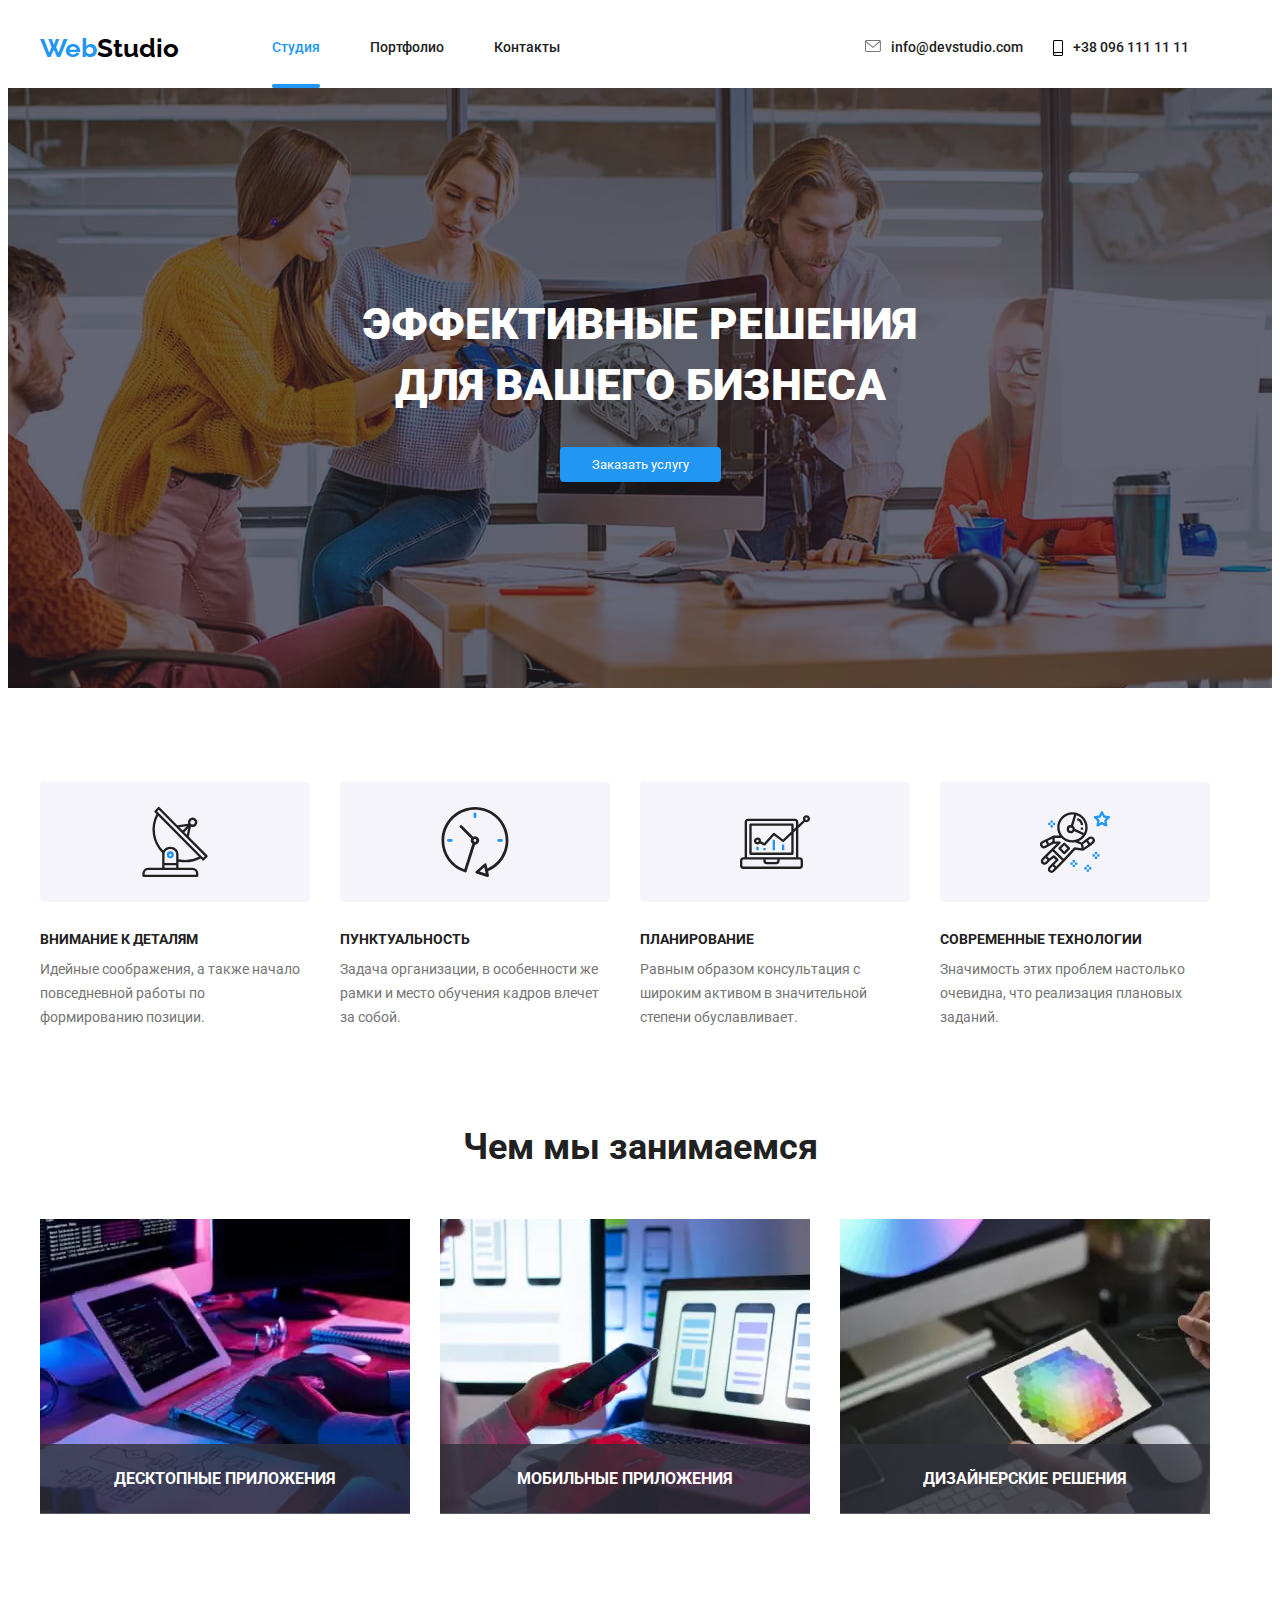
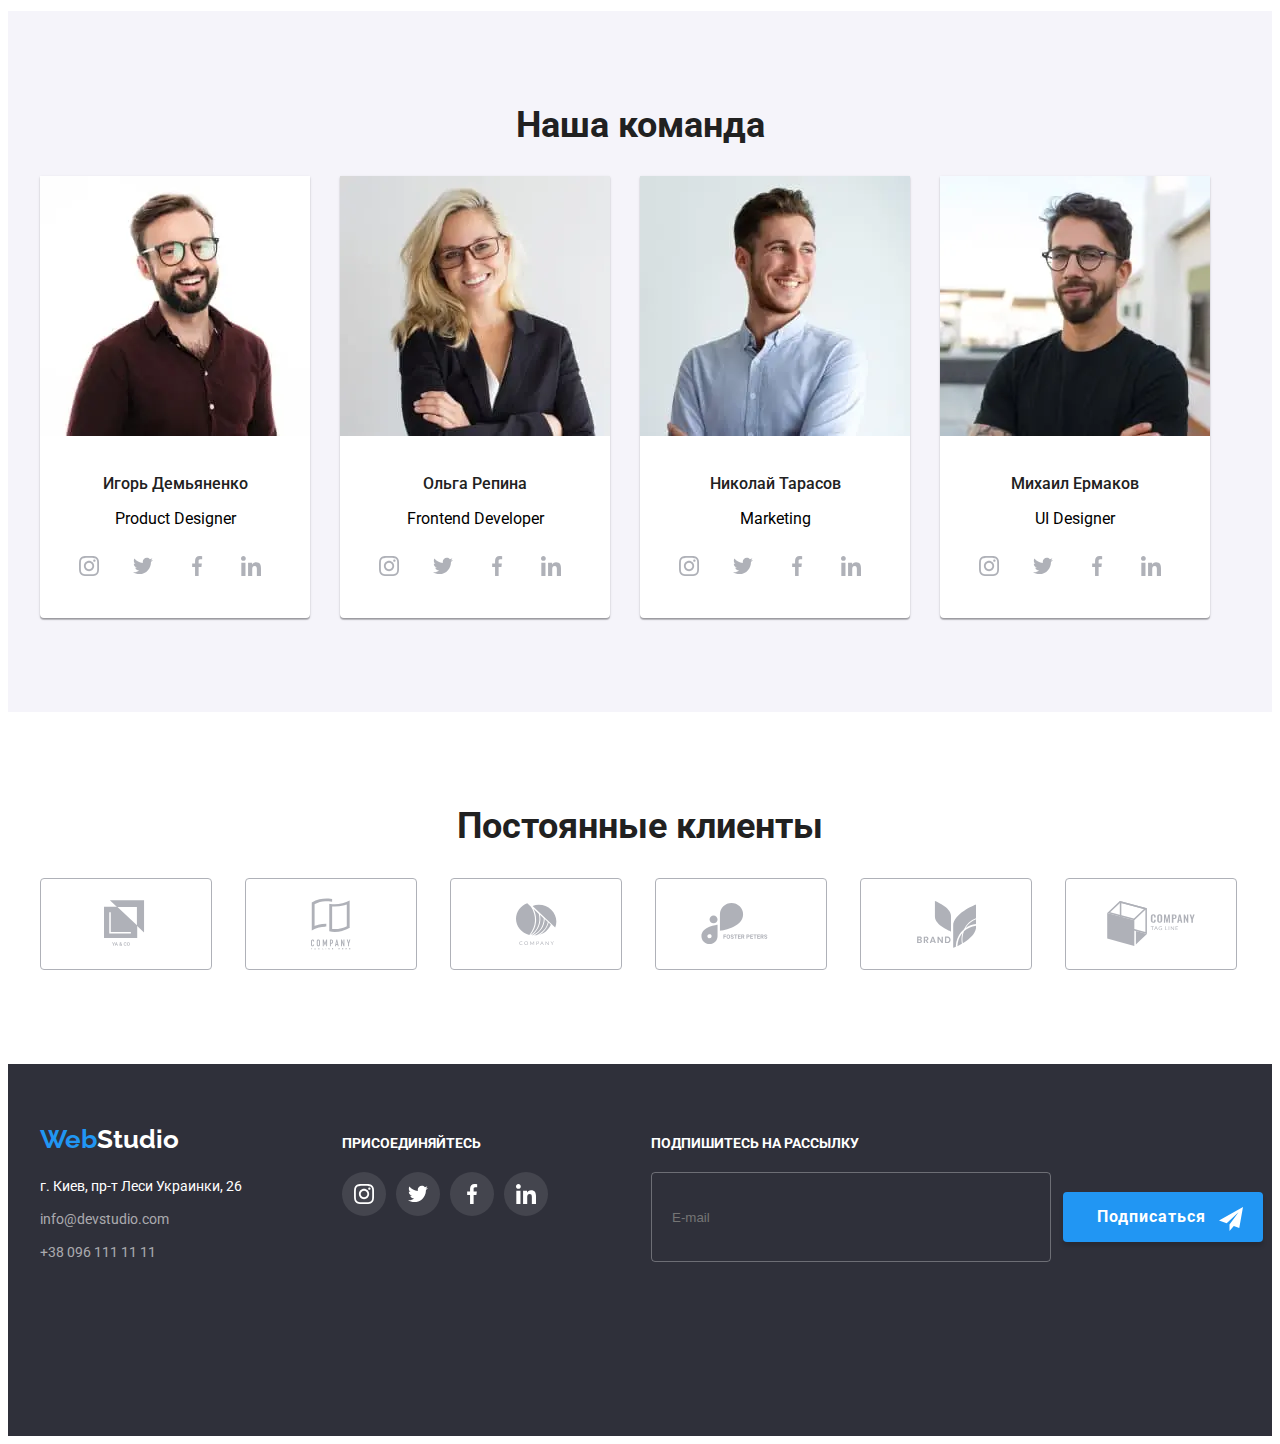
<file: index.html>
<!DOCTYPE html>
<html lang="ru">
<head>
    <meta charset="UTF-8">
    <meta name="viewport" content="width=device-width, initial-scale=1.0">
    <title>Главная</title>
    <link rel="stylesheet" href="https://fonts.googleapis.com/css2?family=Raleway:wght@700&family=Roboto&display=swap" >
    <link rel="stylesheet" href="https://cdnjs.cloudflare.com/ajax/libs/modern-normalize/1.0.0/modern-normalize.min.css" integrity="sha512-ISS7cAi1PEhQ8jnbJpJZMd29NlhNj4AWYyLOSp2CE/CsHxTCu+r+t0D2yoJudVrd0/8fTVPUVDzY5Tvli75u/g==" crossorigin="anonymous" />
    <link rel="stylesheet" href="./css/main.min.css">
</head>
<body class="body">
    
    <header class="header">
        <div class="container nav nav__mobile">
            <nav class="nav__main nav__border">
                <a href="./" class="logo"><span class="logo__header">Web</span><span class="logo__title">Studio</span></a>
        
                    <button type="button" class="menu__button is-open"  aria-expanded="true" aria-controls="menu-container" data-menu-button="">
						<svg width="40px" height="40px" aria-label="Переключатель мобильного меню">
							<use class="icon__menu" href="./images/symbol-defs_2.svg#icon-menu"></use>
							<use class="icon__cross" href="./images/symbol-defs_2.svg#icon-cross"></use>
						</svg>
                    </button>
                    <div class="menu-container" id="menu-container" data-menu>
                    <ul class="nav list">
                    <li class="nav__item"><a href="./"><span class="nav__title current">Студия</span></a></li>
                    <li class="nav__item"><a href="./portfolio.html"><span class="nav__title">Портфолио</span></a></li>
                    <li class="nav__item"><a href=""><span class="nav__title">Контакты</span></a></li>
                </ul>
               <div class="contacts__block"> <ul class="contacts list">
                <li class="link">
                    <a class="contacts__item" href ="mailto:info@devstudio.com"><svg class="contacts__envelope">
                        <use href="./images/symbol-defs.svg#icon-envelope"></use>
                    </svg>
                    <span class="contacts__title">info@devstudio.com</span>
                </a>    
                </li>
                <li class="link">
                    <a class="contacts__item" href="tel:380961111111"><svg class="contacts__smartphone">
                        <use href="./images/symbol-defs.svg#icon-smartphone"></use>
                    </svg>
                    <span class="contacts__title">+38 096 111 11 11</span></a></li>
            </ul>
        </div>
        </div>
        
        </nav>
        </div>
    </header>

     <main> 
      
        <section class="hero block overlay">
            <div class="hero__content">
                <h1 class="hero__title">Эффективные решения <br>для вашего бизнеса</h1>
               <button class="button__hero" data-modal-open>Заказать услугу</button>
            </div>
            
        </section>

    
    <section class="section">
        <div class="container">
                <ul class="advantages list">
                <li class="tumb">
                <h3 class="tumb__title">Внимание к деталям</h3>
                <p class="tumb__text item">Идейные соображения, а также начало повседневной работы по формированию позиции.</p>
            </li>
            <li class="tumb">
                <h3 class="tumb__title">Пунктуальность</h3>
                <p class="tumb__text item">Задача организации, в особенности же рамки и место обучения кадров влечет за собой.</p>
            </li>
            <li class="tumb">
                <h3 class="tumb__title">Планирование</h3>
                <p class="tumb__text item">Равным образом консультация с широким активом в значительной степени обуславливает.</p>
            </li>
            <li class="tumb">
                <h3 class="tumb__title">Современные технологии</h3>
                <p class="tumb__text item">Значимость этих проблем настолько очевидна, что реализация плановых заданий.</p>
            </li>
        </ul>
    </div>  
    </section>
   
   
    <section class="section__first">
        <div class="container">
            <h2 class="caption">Чем мы занимаемся</h2>
            <ul class="caption__img list">
                <li class="caption__li"><div class="caption__label"><picture><source srcset="./images/box_1@1x.webp 1x, ./images/box_1@2x.webp 2x" type="image/webp"><img srcset="./images/box_1@1x.jpg 1x, ./images/box_1@2x.jpg 2x" src="./images/box_1@1x.jpg" width="370" alt="Ноутбук"/></picture><div class="caption__block"><p class="caption__text">ДЕСКТОПНЫЕ ПРИЛОЖЕНИЯ</p></div></div></li>
                <li class="caption__li"><div class="caption__label"><picture><source srcset="./images/box_2@1x.webp 1x, ./images/box_2@2x.webp 2x" type="image/webp"><img srcset="./images/box_2@1x.jpg 1x, ./images/box_2@2x.jpg 2x" src="./images/box_2@1x.jpg" width="370" alt="Телефон"/></picture><div class="caption__block"><p class="caption__text">МОБИЛЬНЫЕ ПРИЛОЖЕНИЯ</p></div></div></li>
                <li class="caption__li"><div class="caption__label"><picture><source srcset="./images/box_3@1x.webp 1x, ./images/box_3@2x.webp 2x" type="image/webp"><img srcset="./images/box_3@1x.jpg 1x, ./images/box_3@2x.jpg 2x" src="./images/box_3@1x.jpg" width="370" alt="Планшет"/></picture><div class="caption__block"><p class="caption__text">ДИЗАЙНЕРСКИЕ РЕШЕНИЯ</p></div></div></li>
            </ul>
        </div>
    </section>
    <section class="section__second">
    <div class="container">
            <h2 class="caption__second">Наша команда</h2>
            <ul class="team list">
                <li class="team__img"><picture><source srcset="./images/img_1@1x.webp 1x, ./images/img_1@2x.webp 2x" type="image/webp"><img srcset="./images/img_1@1x.jpg 1x, ./images/img_1@2x.jpg 2x" src="./images/img_1@1x.jpg" width="270" alt="Член нашей команды 1" class="img" /></picture>
                    <h3 class="team__name">Игорь Демьяненко</h3>
                        <p class="team__item" lang="en"><span class="team__proffesion">Product Designer</span></p>
                   <ul class="list social__list">
                       <li class="social">
                           <a class="social__link" href="https://www.instagram.com/">
                            <svg class="social__icon"><use href="./images/symbol-defs.svg#icon-instagram-2"></use></svg></a>
                        </li>
                        <li class="social">
                            <a class="social__link" href="https://twitter.com/">
                             <svg class="social__icon"><use href="./images/symbol-defs.svg#icon-twitter-1"></use></svg></a>
                         </li>
                         <li class="social">
                            <a class="social__link" href="https://www.facebook.com/">
                             <svg class="social__icon"><use href="./images/symbol-defs.svg#icon-facebook-1"></use></svg></a>
                         </li>
                         <li class="social">
                            <a class="social__link" href="https://www.linkedin.com/">
                             <svg class="social__icon"><use href="./images/symbol-defs.svg#icon-linkedin-1"></use></svg></a>
                         </li>
                    </ul> 
                    </li>
                <li class="team__img"><picture><source srcset="./images/img_2@1x.webp 1x, ./images/img_2@2x.webp 2x" type="image/webp"><img srcset="./images/img_2@1x.jpg 1x, ./images/img_2@2x.jpg 2x" src="./images/img_2@1x.jpg" alt="Член нашей команды 2" class="img" /></picture>
                    <h3 class="team__name">Ольга Репина</h3>
                        <p class="team__item" lang="en"><span class="team__proffesion">Frontend Developer</span></p>
                        <ul class="list social__list">
                            <li class="social">
                                <a class="social__link" href="https://www.instagram.com/">
                                 <svg class="social__icon"><use href="./images/symbol-defs.svg#icon-instagram-2"></use></svg></a>
                             </li>
                             <li class="social">
                                 <a class="social__link" href="https://twitter.com/">
                                  <svg class="social__icon"><use href="./images/symbol-defs.svg#icon-twitter-1"></use></svg></a>
                              </li>
                              <li class="social">
                                 <a class="social__link" href="https://www.facebook.com/">
                                  <svg class="social__icon"><use href="./images/symbol-defs.svg#icon-facebook-1"></use></svg></a>
                              </li>
                              <li class="social">
                                 <a class="social__link" href="https://www.linkedin.com/">
                                  <svg class="social__icon"><use href="./images/symbol-defs.svg#icon-linkedin-1"></use></svg></a>
                              </li>
                         </ul> 
                    </li>
                <li class="team__img"><picture><source srcset="./images/img_3@1x.webp 1x, ./images/img_3@2x.webp 2x" type="image/webp"><img srcset="./images/img_3@1x.jpg 1x, ./images/img_3@2x.jpg 2x" src="./images/img_3@1x.jpg" alt="Член нашей команды 3" class="img" /></picture>
                    <h3 class="team__name">Николай Тарасов</h3>
                        <p class="team__item" lang="en"><span class="team__proffesion">Marketing</span></p>
                        <ul class="list social__list">
                            <li class="social">
                                <a class="social__link" href="https://www.instagram.com/">
                                 <svg class="social__icon"><use href="./images/symbol-defs.svg#icon-instagram-2"></use></svg></a>
                             </li>
                             <li class="social">
                                 <a class="social__link" href="https://twitter.com/">
                                  <svg class="social__icon"><use href="./images/symbol-defs.svg#icon-twitter-1"></use></svg></a>
                              </li>
                              <li class="social">
                                 <a class="social__link" href="https://www.facebook.com/">
                                  <svg class="social__icon"><use href="./images/symbol-defs.svg#icon-facebook-1"></use></svg></a>
                              </li>
                              <li class="social">
                                 <a class="social__link" href="https://www.linkedin.com/">
                                  <svg class="social__icon"><use href="./images/symbol-defs.svg#icon-linkedin-1"></use></svg></a>
                              </li>
                         </ul> 
                    </li>
                <li class="team__img"><picture><source srcset="./images/img_4@1x.webp 1x, ./images/img_4@2x.webp 2x" type="image/webp"><img srcset="./images/img_4@1x.jpg 1x, ./images/img_4@2x.jpg 2x" src="./images/img_4@1x.jpg" alt="Член нашей команды 4" class="img" /></picture>
                        <h3 class="team__name">Михаил Ермаков</h3>
                        <p class="team__item" lang="en"><span class="team__proffesion">UI Designer</span></p>
                        <ul class="list social__list">
                            <li class="social">
                                <a class="social__link" href="https://www.instagram.com/">
                                 <svg class="social__icon"><use href="./images/symbol-defs.svg#icon-instagram-2"></use></svg></a>
                             </li>
                             <li class="social">
                                 <a class="social__link" href="https://twitter.com/">
                                  <svg class="social__icon"><use href="./images/symbol-defs.svg#icon-twitter-1"></use></svg></a>
                              </li>
                              <li class="social">
                                 <a class="social__link" href="https://www.facebook.com/">
                                  <svg class="social__icon"><use href="./images/symbol-defs.svg#icon-facebook-1"></use></svg></a>
                              </li>
                              <li class="social">
                                 <a class="social__link" href="https://www.linkedin.com/">
                                  <svg class="social__icon"><use href="./images/symbol-defs.svg#icon-linkedin-1"></use></svg></a>
                              </li>
                         </ul> 
                    </li>
                </ul>
            </div>
    </section>

    <section class="section__third">
        <div class="container">
            <h2 class="caption__third">Постоянные клиенты</h2>
            <ul class="list company">
                <li class="company__item"><a class="company__link" href="">
                    <svg class="company__icon" width="44.27" height="49.23"><use href="./images/symbol-defs.svg#icon-logo-1"></use></svg></a></li>
                <li class="company__item"><a class="company__link" href="">
                    <svg class="company__icon" width="40" height="52"><use href="./images/symbol-defs.svg#icon-logo-2"></use></svg></a></li>
                <li class="company__item"><a class="company__link" href="">
                    <svg class="company__icon" width="41" height="42.6"><use href="./images/symbol-defs.svg#icon-logo-3"></use></svg></a></li>
                <li class="company__item"><a class="company__link" href="">
                    <svg class="company__icon" width="79.66" height="42.02"><use href="./images/symbol-defs.svg#icon-logo-4"></use></svg></a></li>
                <li class="company__item"><a class="company__link" href="">
                    <svg class="company__icon" width="59" height="47"><use href="./images/symbol-defs.svg#icon-logo-5"></use></svg></a></li>
                <li class="company__item"><a class="company__link" href="">
                    <svg class="company__icon" width="88.48" height="45.44"><use href="./images/symbol-defs.svg#icon-logo-6"></use></svg></a></li>
                </ul>
            </div>
            </section>
            
</main>
   
    
    <footer class="footer">
        <div class="container footer__flex">
        <div class="wrapper">
            <div class="address">
            <a href="./" class="character"><span class="character__header">Web</span><span class="character__footer">Studio</span></a> 
        <address class="address__footer">
            г. Киев, пр-т Леси Украинки, 26 
            <a href="mailto:info@devstudio.com" class="address__item"><span class="address__contacts">info@devstudio.com</span></a>
            <a href="tel:380961111111" class="address__item"><span class="address__contacts">+38 096 111 11 11</span></a>
        </address> 
    </div>
        <div class="invitation"><p class="invitation__item">ПРИСОЕДИНЯЙТЕСЬ</p>
            <ul class="list favicon">
                <li class="favicon__item">
                    <a class="favicon__link" href="https://www.instagram.com/">
                     <svg class="favicon__footer"><use href="./images/symbol-defs.svg#icon-instagram-2"></use></svg></a>
                 </li>
                 <li class="favicon__item">
                     <a class="favicon__link" href="https://twitter.com/">
                      <svg class="favicon__footer"><use href="./images/symbol-defs.svg#icon-twitter-1"></use></svg></a>
                  </li>
                  <li class="favicon__item">
                     <a class="favicon__link" href="https://www.facebook.com/">
                      <svg class="favicon__footer"><use href="./images/symbol-defs.svg#icon-facebook-1"></use></svg></a>
                  </li>
                  <li class="favicon__item">
                     <a class="favicon__link" href="https://www.linkedin.com/">
                      <svg class="favicon__footer"><use href="./images/symbol-defs.svg#icon-linkedin-1"></use></svg></a>
                  </li>
             </ul> 
        </div>
    </div>
        <form>
        <div class="mailing"><p class="mailing__text">ПОДПИШИТЕСЬ НА РАССЫЛКУ</p></div>
               <div class="mailing__flex">
                   <label for="email" class="mailing__footer"></label>
               <input type="email" class="mailing__subscribe" name="email" placeholder="E-mail" id="email">
              <div class="mailing__button"><button class="mailing__pressbutton">Подписаться<svg class="mailing__telegram"><use href="./images/symbol-defs_2.svg#icon-icon-send"></use></svg></button></div>
            </div>
        </form>
    </div>
    </footer>
    <div class="backdrop is-hidden" data-modal>
    <div class="modal">
        <button class="modal__button" data-modal-close><svg class="close"><use href="./images/symbol-defs.svg#icon-close-black"></use></svg></button>
    <form class="form">
        <p class="form__text">Оставьте свои данные, мы вам перезвоним</p>
        <div class="form__field">
            <label class="form__label" for="name">Имя</label>
           <div class="form__wrap"><input class="form__input" type="text" name="name" id="name"><span class="form__icon"><svg width="18" height="18"><use href="./images/symbol-defs_2.svg#icon-person-black-1"></use></svg></span></div></div>
        <div class="form__field"> 
            <label class="form__label" for="tel">Телефон</label>
            <div class="form__wrap"><input class="form__input" type="tel" name="tel" id="tel"><span class="form__icon"><svg width="18" height="18"><use href="./images/symbol-defs_2.svg#icon-phone-black-1"></use></svg></span></div></div>
       <div class="form__field"> 
           <label class="form__label" for="mail">Почта</label>
        <div class="form__wrap"><input class="form__input" type="email" name="mail" id="mail"><span class="form__icon"><svg width="18" height="18"><use href="./images/symbol-defs_2.svg#icon-email-black-1"></use></svg></span></div></div>
        <div class="form__field">
            <label class="form__label" for="comments">Комментарий</label>
            <textarea class="form__textarea" name="comments" id="comments" placeholder="Введите текст"></textarea></div>
            <div class="custom-checkbox">
                <label for="checkbox" class="agreement">
                    <input type="checkbox" name="checkbox" id="checkbox" class="checkbox" />
                    <span class="square"></span>
                    <span class="agreement-text">Соглашаюсь на рассылку и принимаю
                        <a href="" class="agreement-link">Условия договора</a>
                    </span>
                </label>
            </div>
        <div class="form__button"><button class="form__pressbutton" type="submit">Отправить</button></div>
    </form>
    </div>
</div>
    <script src="./js/modal.js"></script>
    <script src="./js/menu.js"></script>
</body>
</html>
</file>
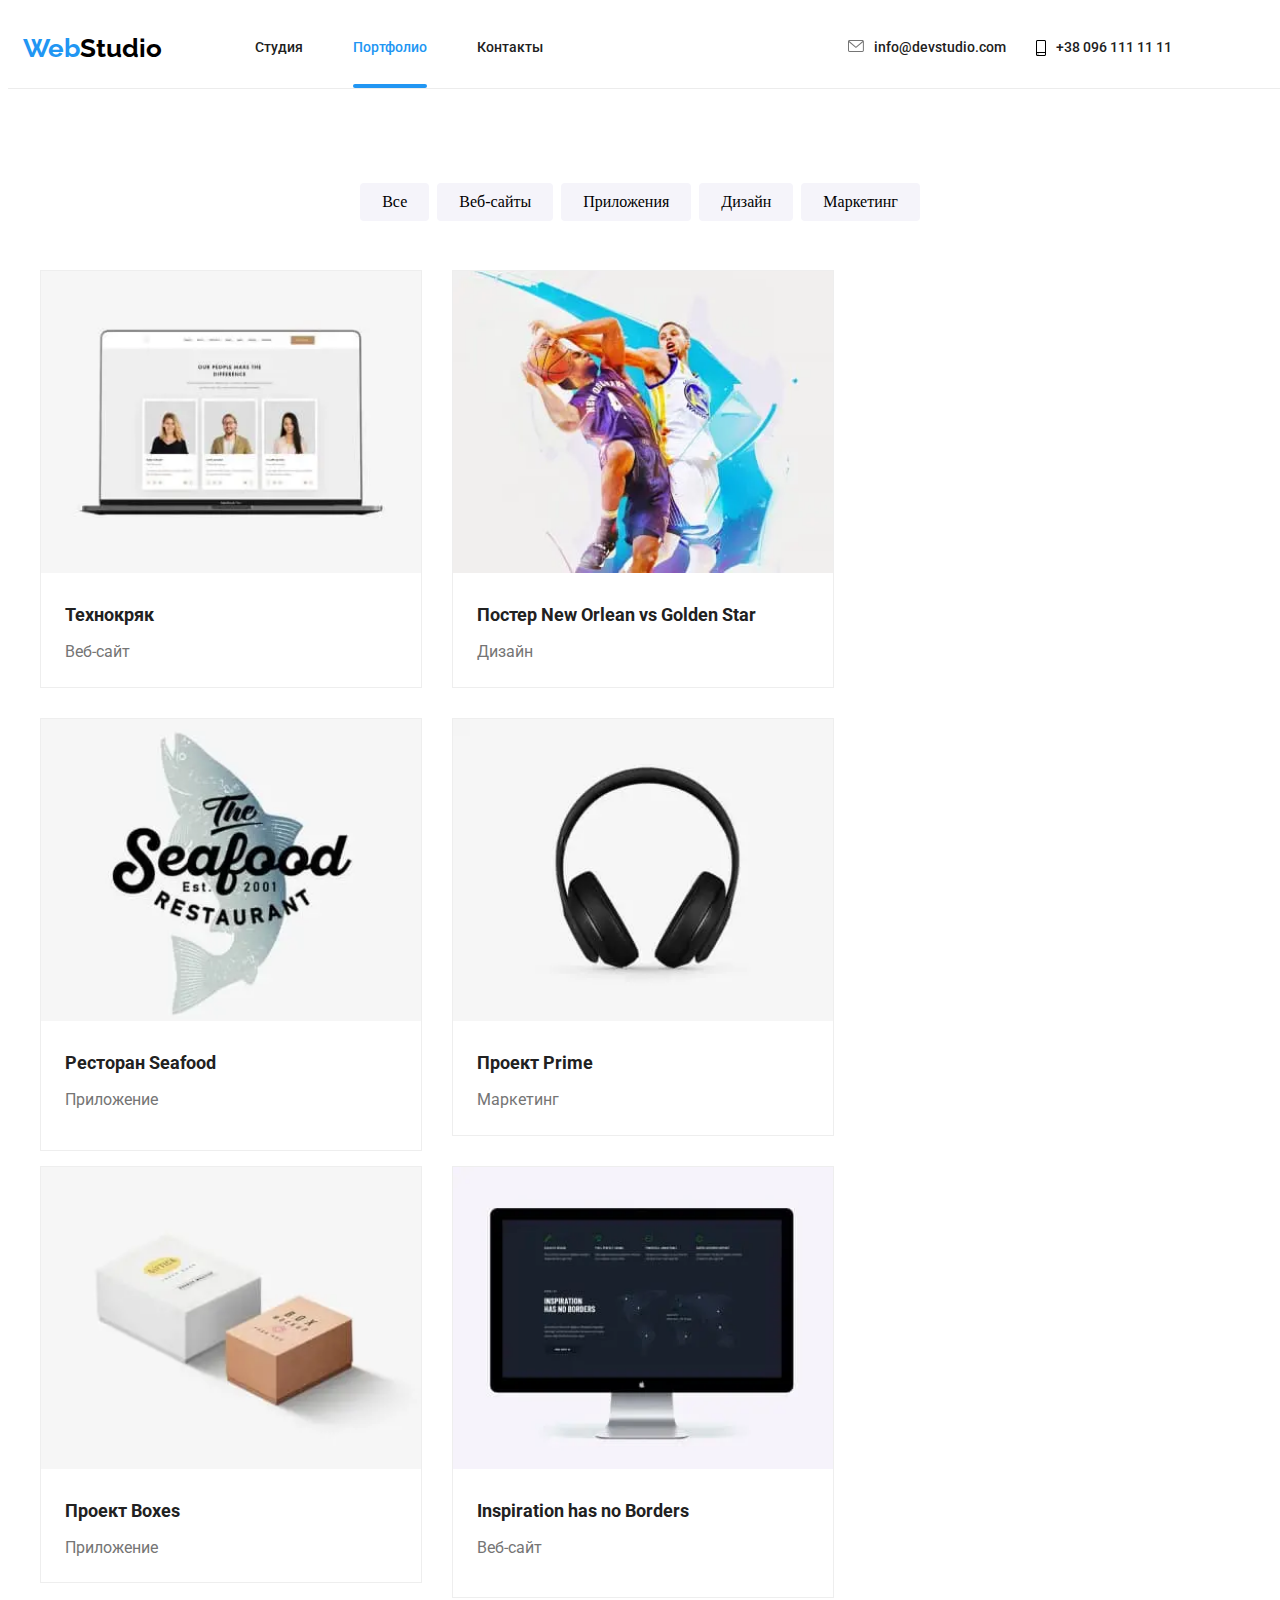
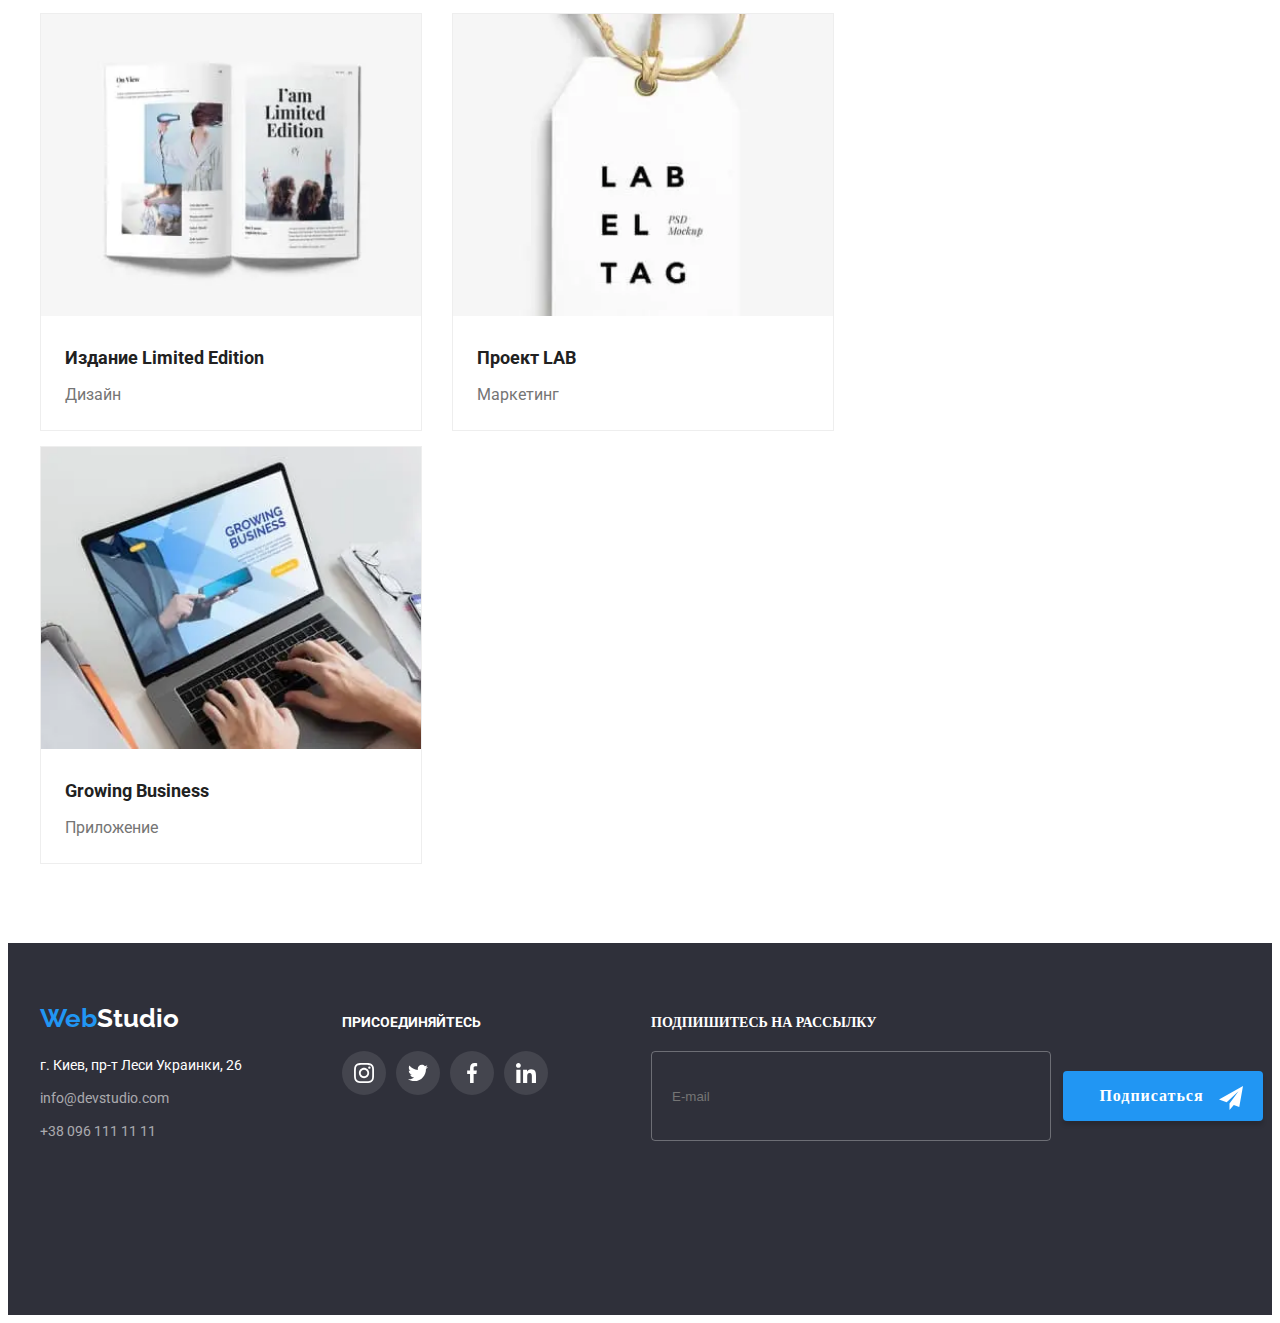
<file: portfolio.html>
<!DOCTYPE html>
<html lang="ru">
<head>
    <meta charset="UTF-8">
    <meta name="viewport" content="width=device-width, initial-scale=1.0">
    <title>Портфолио</title>
    <link rel="stylesheet" href="https://fonts.googleapis.com/css2?family=Raleway:wght@700&family=Roboto&display=swap">
    <link rel="stylesheet" href="https://cdnjs.cloudflare.com/ajax/libs/modern-normalize/1.0.0/modern-normalize.min.css" integrity="sha512-ISS7cAi1PEhQ8jnbJpJZMd29NlhNj4AWYyLOSp2CE/CsHxTCu+r+t0D2yoJudVrd0/8fTVPUVDzY5Tvli75u/g==" crossorigin="anonymous" />
    <link rel="stylesheet" href="css/portfolio.min.css">
</head>
<body>
    <!--Панель навигации-->
    <header class="header">
        <div class="container nav nav__mobile nav__border--portfolio">
            <nav class="nav__main nav__border">
                <a href="./" class="logo"><span class="logo__header">Web</span><span class="logo__title">Studio</span></a>
    
                <button type="button" class="menu__button is-open" aria-expanded="true" aria-controls="menu-container"
                    data-menu-button="">
                    <svg width="40px" height="40px" aria-label="Переключатель мобильного меню">
                        <use class="icon__menu" href="./images/symbol-defs_2.svg#icon-menu"></use>
                        <use class="icon__cross" href="./images/symbol-defs_2.svg#icon-cross"></use>
                    </svg>
                </button>
                <div class="menu-container" id="menu-container" data-menu>
                    <ul class="nav list">
                        <li class="nav__item"><a href="./"><span class="nav__title">Студия</span></a></li>
                        <li class="nav__item"><a href="./portfolio.html"><span class="nav__title current">Портфолио</span></a></li>
                        <li class="nav__item"><a href=""><span class="nav__title">Контакты</span></a></li>
                    </ul>
                    <div class="contacts__block">
                        <ul class="contacts list">
                            <li class="link">
                                <a class="contacts__item" href="mailto:info@devstudio.com"><svg class="contacts__envelope">
                                        <use href="./images/symbol-defs.svg#icon-envelope"></use>
                                    </svg>
                                    <span class="contacts__title">info@devstudio.com</span>
                                </a>
                            </li>
                            <li class="link">
                                <a class="contacts__item" href="tel:380961111111"><svg class="contacts__smartphone">
                                        <use href="./images/symbol-defs.svg#icon-smartphone"></use>
                                    </svg>
                                    <span class="contacts__title">+38 096 111 11 11</span></a></li>
                        </ul>
                    </div>
                </div>
    
            </nav>
        </div>
    </header>

        <main>

        <!--Панель кнопок-->
        <section class="heading">
            <div class="container">
                <h1 class="heading__content">Панель кнопок</h1>
                    <ul class="heading__filtres list">
                        <li class="heading__button"><button type="button" class="heading__item">Все</button></li>
                        <li class="heading__button"><button type="button" class="heading__item">Веб-сайты</button></li>
                        <li class="heading__button"><button type="button" class="heading__item">Приложения</button></li>
                        <li class="heading__button"><button type="button" class="heading__item">Дизайн</button></li>
                        <li class="heading__button"><button type="button" class="heading__item">Маркетинг</button></li>
                    </ul>
                        <h2 class="heading__content">Портфолио</h2>
                        <ul class="cart list">
                            <li class="cart__images"><a href=""><div class="cart__galery">
                                <picture>
                                <source srcset="./images/cart_1@1x.webp 1x, ./images/cart_1@2x.webp 2x" type="image/webp"><img srcset="./images/cart_1@1x.jpg 1x, ./images/cart_1@2x.jpg 2x" src="./images/cart_1@1x.jpg" alt="Веб-сайт" class="cart__img" /></picture><div class="cart__action"><p>Технокряк это современная площадка распространения коронавируса. Компании используют эту платформу для цифрового шпионажа и атак на защищённые сервера конкурентов.</p></div></div>
                                    <h2 class="cart__title">Технокряк</h2>
                                    <p class="cart__text">Веб-сайт</p>
                                </a>
                                </li>
                            <li class="cart__images"><a href=""><div class="cart__galery">
                                <picture>
                                    <source srcset="./images/cart_2@1x.webp 1x, ./images/cart_2@2x.webp 2x" type="image/webp"><img srcset="./images/cart_2@1x.jpg 1x, ./images/cart_2@2x.jpg 2x" src="./images/cart_2@1x.jpg"  alt="Дизайн" class="cart__img" /></picture><div class="cart__action"><p>Технокряк это современная площадка распространения коронавируса. Компании используют эту платформу для цифрового шпионажа и атак на защищённые сервера конкурентов.</p></div></div>
                                    <h2 class="cart__title">Постер New Orlean vs Golden Star</h2>
                                    <p class="cart__text">Дизайн</p>
                                </a>
                                </li>
                            <li class="cart__images"><a href=""><div class="cart__galery"><picture>
                                <source srcset="./images/cart_3@1x.webp 1x, ./images/cart_3@2x.webp 2x" type="image/webp"><img srcset="./images/cart_3@1x.jpg 1x, ./images/cart_3@2x.jpg 2x" src="./images/cart_3@1x.jpg" alt="Приложение" class="cart__img" /></picture><div class="cart__action"><p>Технокряк это современная площадка распространения коронавируса. Компании используют эту платформу для цифрового шпионажа и атак на защищённые сервера конкурентов.</p></div></div>
                                    <h2 class="cart__title">Ресторан Seafood</h2>
                                    <p class="cart__text">Приложение</p>
                                </a>
                                </li>
                            <li class="cart__images"><a href=""><div class="cart__galery"><picture>
                                <source srcset="./images/cart_4@1x.webp 1x, ./images/cart_4@2x.webp 2x" type="image/webp"><img srcset="./images/cart_4@1x.jpg 1x, ./images/cart_4@2x.jpg 2x" src="./images/cart_4@1x.jpg" alt="Маркетинг" class="cart__img" /></picture><div class="cart__action"><p>Технокряк это современная площадка распространения коронавируса. Компании используют эту платформу для цифрового шпионажа и атак на защищённые сервера конкурентов.</p></div></div>
                                   <h2 class="cart__title">Проект Prime</h2>
                                <p class="cart__text">Маркетинг</p>
                                </a>
                            </li>
                            <li class="cart__images"><a href=""><div class="cart__galery"><picture>
                                <source srcset="./images/cart_5@1x.webp 1x, ./images/cart_5@2x.webp 2x" type="image/webp"><img srcset="./images/cart_5@1x.jpg 1x, ./images/cart_5@2x.jpg 2x" src="./images/cart_5@1x.jpg" alt="Приложение" class="cart__img" /></picture><div class="cart__action"><p>Технокряк это современная площадка распространения коронавируса. Компании используют эту платформу для цифрового шпионажа и атак на защищённые сервера конкурентов.</p></div></div>
                                    <h2 class="cart__title">Проект Boxes</h2>
                                <p class="cart__text">Приложение</p>
                            </a>
                            </li>
                            <li class="cart__images"><a href=""><div class="cart__galery"><picture>
                                <source srcset="./images/cart_6@1x.webp 1x, ./images/cart_6@2x.webp 2x" type="image/webp"><img srcset="./images/cart_6@1x.jpg 1x, ./images/cart_6@2x.jpg 2x" src="./images/cart_6@1x.jpg" alt="Веб-сайт" class="cart__img" /></picture><div class="cart__action"><p>Технокряк это современная площадка распространения коронавируса. Компании используют эту платформу для цифрового шпионажа и атак на защищённые сервера конкурентов.</p></div></div>
                                   <h2 class="cart__title">Inspiration has no Borders</h2>
                                <p class="cart__text">Веб-сайт</p>
                            </a>
                            </li>
                            <li class="cart__images"><a href=""><div class="cart__galery"><picture>
                                <source srcset="./images/cart_7@1x.webp 1x, ./images/cart_7@2x.webp 2x" type="image/webp"><img srcset="./images/cart_7@1x.jpg 1x, ./images/cart_7@2x.jpg 2x" src="./images/cart_7@1x.jpg" alt="Дизайн" class="cart__img" /></picture><div class="cart__action"><p>Технокряк это современная площадка распространения коронавируса. Компании используют эту платформу для цифрового шпионажа и атак на защищённые сервера конкурентов.</p></div></div>
                                    <h2 class="cart__title">Издание Limited Edition</h2>
                                <p class="cart__text">Дизайн</p>
                            </a>
                            </li>
                            <li class="cart__images"><a href=""><div class="cart__galery"><picture>
                                <source srcset="./images/cart_8@1x.webp 1x, ./images/cart_8@2x.webp 2x" type="image/webp"><img srcset="./images/cart_8@1x.jpg 1x, ./images/cart_8@2x.jpg 2x" src="./images/cart_8@1x.jpg" alt="Маркетинг" class="cart__img" /></picture><div class="cart__action"><p>Технокряк это современная площадка распространения коронавируса. Компании используют эту платформу для цифрового шпионажа и атак на защищённые сервера конкурентов.</p></div></div>
                                    <h2 class="cart__title">Проект LAB</h2>
                                <p class="cart__text">Маркетинг</p>
                            </a>
                            </li>
                            <li class="cart__images"><a href=""><div class="cart__galery"><picture>
                                <source srcset="./images/cart_9@1x.webp 1x, ./images/cart_9@2x.webp 2x" type="image/webp"><img srcset="./images/cart_9@1x.jpg 1x, ./images/cart_9@2x.jpg 2x" src="./images/cart_9@1x.jpg" alt="Приложение" class="cart__img" /></picture><div class="cart__action"><p>Технокряк это современная площадка распространения коронавируса. Компании используют эту платформу для цифрового шпионажа и атак на защищённые сервера конкурентов.</p></div></div>
                                    <h2 class="cart__title">Growing Business</h2>
                                <p class="cart__text">Приложение</p>
                            </a>
                            </li>
                        </ul>
                </div>
            </section>
    </main>
     <!--Футер-->
     <footer class="footer">
        <div class="container footer__flex">
        <div class="wrapper">
            <div class="address">
            <a href="./" class="character"><span class="character__header">Web</span><span class="character__footer">Studio</span></a> 
        <address class="address__footer">
            г. Киев, пр-т Леси Украинки, 26 
            <a href="mailto:info@devstudio.com" class="address__item"><span class="address__contacts">info@devstudio.com</span></a>
            <a href="tel:380961111111" class="address__item"><span class="address__contacts">+38 096 111 11 11</span></a>
        </address> 
    </div>
        <div class="invitation"><p class="invitation__item">ПРИСОЕДИНЯЙТЕСЬ</p>
            <ul class="list favicon">
                <li class="favicon__item">
                    <a class="favicon__link" href="https://www.instagram.com/">
                     <svg class="favicon__footer"><use href="./images/symbol-defs.svg#icon-instagram-2"></use></svg></a>
                 </li>
                 <li class="favicon__item">
                     <a class="favicon__link" href="https://twitter.com/">
                      <svg class="favicon__footer"><use href="./images/symbol-defs.svg#icon-twitter-1"></use></svg></a>
                  </li>
                  <li class="favicon__item">
                     <a class="favicon__link" href="https://www.facebook.com/">
                      <svg class="favicon__footer"><use href="./images/symbol-defs.svg#icon-facebook-1"></use></svg></a>
                  </li>
                  <li class="favicon__item">
                     <a class="favicon__link" href="https://www.linkedin.com/">
                      <svg class="favicon__footer"><use href="./images/symbol-defs.svg#icon-linkedin-1"></use></svg></a>
                  </li>
             </ul> 
        </div>
    </div>
        <form>
        <div class="mailing"><p class="mailing__text">ПОДПИШИТЕСЬ НА РАССЫЛКУ</p></div>
               <div class="mailing__flex">
                   <label for="email" class="mailing__footer"></label>
               <input type="email" class="mailing__subscribe" name="email" placeholder="E-mail" id="email">
              <div class="mailing__button"><button class="mailing__pressbutton">Подписаться<svg class="mailing__telegram"><use href="./images/symbol-defs_2.svg#icon-icon-send"></use></svg></button></div>
            </div>
        </form>
    </div>
    </footer>
    <script src="./js/menu.js"></script>
</body>
</html>
</file>
<file: css/main.min.css>
.body{background:#fff;font-family:Roboto,sans-serif}a{text-decoration:none}.list{padding:0;margin:0;list-style:none}.container{width:100%;padding-left:15px;padding-right:15px;margin-right:auto;margin-left:auto}@media screen and (min-width: 480px){.container{width:480px}}@media screen and (min-width: 768px){.container{width:768px}}@media screen and (min-width: 1200px){.container{width:1200px}}button{font-family:inherit;border:none}button:focus{outline:none}@media screen and (max-width: 767px){.section{padding-top:60px}}@media screen and (min-width: 768px){.section{padding-top:60px;padding-bottom:60px}}@media screen and (min-width: 1200px){.section{padding-top:94px;padding-bottom:0;-webkit-box-sizing:inherit;box-sizing:inherit}}.section__first{text-align:center}@media screen and (max-width: 1199px){.section__first{display:none}}@media screen and (min-width: 1200px){.section__first{display:-webkit-box;display:-ms-flexbox;display:flex;padding-top:94px;padding-bottom:94px}}.section__second{background-color:#F5F4FA}@media screen and (max-width: 1199px){.section__second{padding-top:60px;padding-bottom:60px}}@media screen and (min-width: 1200px){.section__second{padding-top:94px;padding-bottom:94px}}.section__third{background-color:#ffffff;text-align:center;padding-top:94px}@media screen and (max-width: 1199px){.section__third{padding-top:60px;padding-bottom:60px}}@media screen and (min-width: 1200px){.section__third{padding-top:94px;padding-bottom:94px}}.header{position:relative}@media screen and (max-width: 767px){.logo{padding-top:16px;padding-bottom:16px;margin:0}}@media screen and (min-width: 768px){.logo{margin-right:88px}}@media screen and (min-width: 1200px){.logo{margin-right:93px}}.logo__title{color:#000;font-family:Raleway;font-weight:700;font-size:26px;line-height:1.19}@media screen and (max-width: 767px){.logo__title{font-size:24px;line-height:1.16}}.logo__header{color:#2196F3;font-family:Raleway;font-weight:700;font-size:26px;line-height:1.19}@media screen and (max-width: 767px){.logo__header{font-size:24px;line-height:1.16}}.nav__main{display:-webkit-box;display:-ms-flexbox;display:flex;-webkit-box-align:center;-ms-flex-align:center;align-items:center}.nav{font-family:Roboto,sans-serif;font-weight:500;font-size:14px;line-height:1.14;display:-webkit-box;display:-ms-flexbox;display:flex;-webkit-box-align:center;-ms-flex-align:center;align-items:center;position:relative}@media screen and (max-width: 767px){.nav{display:block;margin:0;font-weight:500;font-size:18px;line-height:1.16}}@media screen and (max-width: 479px){.nav__main{width:auto}}@media screen and (min-width: 768px){.nav__main{display:-webkit-box;display:-ms-flexbox;display:flex}}@media screen and (max-width: 767px){.nav__border{border-bottom:1px solid #ececec;width:100%}}.nav__border--portfolio{border-bottom:1px solid #ececec;width:100%}@media screen and (max-width: 767px){.nav__item{display:-webkit-box;display:-ms-flexbox;display:flex;-ms-flex-wrap:wrap;flex-wrap:wrap;-webkit-box-pack:center;-ms-flex-pack:center;justify-content:center;margin:0;width:100%}}@media screen and (min-width: 768px){.nav__item{margin-right:50px}.nav__item:last-child{margin-right:0px}.nav__item:first-child{margin-left:0px}}.nav__title{color:#212121;padding-bottom:32px;padding-top:32px;display:block;-webkit-transition:250ms cubic-bezier(0.4, 0, 0.2, 1);transition:250ms cubic-bezier(0.4, 0, 0.2, 1)}@media screen and (max-width: 767px){.nav__title{display:block;padding:0;margin-bottom:40px;color:#212121}}.nav__title:hover{color:#2196F3}.nav__title:focus{color:#2196F3}.current{color:#2196F3;position:relative}.current::after{content:"";display:block;width:100%;height:4px;border-radius:2px;background-color:#2196F3;position:absolute;left:0;bottom:0}@media screen and (max-width: 767px){.current::after{top:24px}}@media screen and (max-width: 767px){.menu-container.is-open{display:block;text-align:center}}@media screen and (max-width: 767px){.menu-container{background-color:#ffffff;display:none;position:absolute;top:100%;left:0;width:100%;padding-bottom:60px;padding-top:60px;text-align:center}}@media screen and (min-width: 768px){.menu-container{display:-webkit-box;display:-ms-flexbox;display:flex;-webkit-box-pack:justify;-ms-flex-pack:justify;justify-content:space-between;-webkit-box-align:center;-ms-flex-align:center;align-items:center;margin-left:auto;align-items:center}}@media screen and (min-width: 1200px){.menu-container{display:-webkit-box;display:-ms-flexbox;display:flex;-webkit-box-pack:justify;-ms-flex-pack:justify;justify-content:space-between;-webkit-box-align:center;-ms-flex-align:center;align-items:center;margin-left:auto;-webkit-box-align:baseline;-ms-flex-align:baseline;align-items:baseline}}@media screen and (max-width: 767px){.menu__button{display:-webkit-inline-box;display:-ms-inline-flexbox;display:inline-flex;margin-left:auto;padding:0;border:none;background-color:transparent;-webkit-transition:250ms cubic-bezier(0.4, 0, 0.2, 1);transition:250ms cubic-bezier(0.4, 0, 0.2, 1)}.menu__button:hover{fill:#2196F3}.menu__button:focus{fill:#2196F3}}@media screen and (min-width: 768px){.menu__button{display:none}}@media screen and (min-width: 1200px){.menu__button{display:none}}@media screen and (max-width: 767px){.menu__button .icon__menu{display:none}}@media screen and (max-width: 767px){.menu__button.is-open .icon__menu{display:block}}@media screen and (max-width: 767px){.menu__button.is-open .icon__cross{display:none}}@media screen and (max-width: 767px){.contacts{display:block;text-align:center}}@media screen and (min-width: 768px){.contacts{display:block;margin-left:84px}}@media screen and (min-width: 1200px){.contacts{display:-webkit-box;display:-ms-flexbox;display:flex;margin-left:auto}}.contacts__item{display:-webkit-box;display:-ms-flexbox;display:flex;color:#212121;font-weight:500;font-size:14px;line-height:1.14;-webkit-transition:250ms cubic-bezier(0.4, 0, 0.2, 1);transition:250ms cubic-bezier(0.4, 0, 0.2, 1)}@media screen and (max-width: 767px){.contacts__item{display:block;margin:0;margin-bottom:16px;font-weight:500;font-size:18px;line-height:1.16;color:#757575}}@media screen and (min-width: 768px){.contacts__item{margin-top:10px}}@media screen and (min-width: 1200px){.contacts__item{margin:0}}.contacts__item:hover{color:#2196F3}.contacts__item:focus{color:#2196F3}.contacts__item:hover .contacts__envelope{fill:#2196F3}.contacts__item:last-child(2n){margin-bottom:0}.contacts__envelope{width:16px;height:12px;margin-right:10px;-webkit-box-align:center;-ms-flex-align:center;align-items:center;fill:#757575;-webkit-transition:250ms cubic-bezier(0.4, 0, 0.2, 1);transition:250ms cubic-bezier(0.4, 0, 0.2, 1)}.contacts__smartphone{width:10px;height:16px;margin-right:10px;margin-left:30px;vertical-align:middle;fill:var(--title-text-color);-webkit-transition:250ms cubic-bezier(0.4, 0, 0.2, 1);transition:250ms cubic-bezier(0.4, 0, 0.2, 1)}@media screen and (max-width: 767px){.contacts__smartphone{margin-left:0}}@media screen and (min-width: 768px){.contacts__smartphone{margin-left:0}}@media screen and (min-width: 1200px){.contacts__smartphone{margin-left:30px}}.contacts__item:hover .contacts__smartphone{fill:#2196F3}@media screen and (max-width: 767px){.contacts__item:not(:last-child){margin-bottom:16px}}@media screen and (max-width: 767px){.contacts__ul{display:inline-block;margin-right:auto;margin-left:auto}}@media screen and (min-width: 1200px){.contacts__block{margin-left:305px}}.hero__title{color:#fff;font-weight:900;text-transform:uppercase;text-align:center;margin:0px;margin-bottom:30px}@media screen and (max-width: 767px){.hero__title{font-size:26px;line-height:1.61}}@media screen and (min-width: 1200px){.hero__title{font-weight:900;font-size:44px;line-height:1.4}}.overlay{display:-webkit-box;display:-ms-flexbox;display:flex;-webkit-box-orient:vertical;-webkit-box-direction:normal;-ms-flex-direction:column;flex-direction:column;-webkit-box-pack:center;-ms-flex-pack:center;justify-content:center;-webkit-box-align:center;-ms-flex-align:center;align-items:center;max-width:1600px;height:600px;margin-right:auto;margin-left:auto;background-color:#2F303A}@media screen and (min-device-pixel-ratio: 1), screen and (-webkit-min-device-pixel-ratio: 1), screen and (min-resolution: 96dpi), screen and (min-resolution: 1dppx){.overlay{background-image:-webkit-gradient(linear, left top, right top, from(rgba(47,48,58,0.4)), to(rgba(47,48,58,0.4))),url(../images/hero_1@1x.jpg);background-image:linear-gradient(to right, rgba(47,48,58,0.4), rgba(47,48,58,0.4)),url(../images/hero_1@1x.jpg);background-size:cover;background-repeat:no-repeat;background-position:center}}@media screen and (min-device-pixel-ratio: 2), screen and (-webkit-min-device-pixel-ratio: 2), screen and (min-resolution: 192dpi), screen and (min-resolution: 2dppx){.overlay{background-image:-webkit-gradient(linear, left top, right top, from(rgba(47,48,58,0.4)), to(rgba(47,48,58,0.4))),url(../images/hero_2@2x.jpg);background-image:linear-gradient(to right, rgba(47,48,58,0.4), rgba(47,48,58,0.4)),url(../images/hero_2@2x.jpg);background-size:cover;background-repeat:no-repeat;background-position:center}}@media screen and (max-width: 767px){.overlay{width:auto;height:400px}}@media screen and (min-width: 768px){.overlay{max-width:100%;height:400px}}@media screen and (min-width: 1200px){.overlay{max-width:100%;height:600px}}.hero{text-align:center}@media screen and (min-width: 480px){.hero{padding-right:15px;padding-left:15px}}@media screen and (min-width: 768px){.hero{padding-right:15px;padding-left:15px;padding-top:0px}}@media screen and (min-width: 1200px){.hero{padding-right:15px;padding-left:15px;padding-top:0px}}.button__hero{display:inline-block;color:#fff;background-color:#2196F3;border-radius:4px;padding:10px 32px;text-align:center;cursor:pointer}@media screen and (max-width: 767px){.advantages{display:block}}@media screen and (min-width: 768px){.advantages{display:-webkit-box;display:-ms-flexbox;display:flex;-ms-flex-wrap:wrap;flex-wrap:wrap;margin:-15px}}@media screen and (min-width: 1200px){.advantages{display:-webkit-box;display:-ms-flexbox;display:flex;-ms-flex-wrap:nowrap;flex-wrap:nowrap}}.tumb::before{display:block;content:"";height:120px;background-color:#F5F4FA;border-radius:4px;background-size:70px;background-repeat:no-repeat;background-position:center;margin-bottom:30px;-webkit-box-pack:center;-ms-flex-pack:center;justify-content:center}.tumb:nth-child(1)::before{background-image:url(../images/antenna-1.svg)}.tumb:nth-child(2)::before{background-image:url(../images/clock-1.svg)}.tumb:nth-child(3)::before{background-image:url(../images/diagram-1.svg)}.tumb:nth-child(4)::before{background-image:url(../images/astronaut-1.svg)}.icon{width:270px;height:120px;background-color:#F5F4FA}@media screen and (max-width: 767px){.tumb{margin-right:0}}@media screen and (min-width: 768px){.tumb{margin:15px;width:calc((100% - 2 * 30px) / 2)}}@media screen and (min-width: 1200px){.tumb{display:inline-block;width:calc((100% - 4 * 30px) / 4);width:270px;height:251px}}.tumb__title{color:#212121;font-weight:700;font-size:14px;line-height:1.14;margin:0px;margin-bottom:10px;text-transform:uppercase}@media screen and (max-width: 767px){.tumb__title{text-align:center}}@media screen and (min-width: 768px){.tumb__title{text-align:left}}.tumb__text{color:#757575;font-weight:400;font-size:14px;line-height:1.7;margin:0}@media screen and (max-width: 767px){.tumb__text{margin-bottom:30px}}@media screen and (min-width: 768px){.tumb__text{margin-bottom:0}}.caption{display:inline-block;color:#212121;font-weight:700;margin-top:0px;margin-bottom:50px}@media screen and (min-width: 480px){.caption{margin-bottom:0;font-size:28px;line-height:1.17}}@media screen and (min-width: 1200px){.caption{display:inline-block;margin-bottom:50px;font-size:36px;line-height:1.16}}.caption__img{display:-webkit-box;display:-ms-flexbox;display:flex}.caption__li{margin-right:30px;position:relative}@media screen and (max-width: 767px){.caption__li{display:none}}.caption__label{position:relative;margin:0;padding:0}.caption__block{display:-webkit-box;display:-ms-flexbox;display:flex;-webkit-box-pack:center;-ms-flex-pack:center;justify-content:center;-webkit-box-align:center;-ms-flex-align:center;align-items:center;position:absolute;width:100%;height:70px;background-color:rgba(47,48,58,0.8);bottom:3px;right:0}.caption__text{margin:0;font-style:normal;font-weight:700;text-transform:uppercase;line-height:1.2;text-align:center;color:#fff}.caption .caption__label>img{display:block}.caption__third{display:inline-block;color:#212121;font-weight:700;font-size:36px;line-height:1.16;margin-top:0px;margin-bottom:50px}@media screen and (max-width: 1199px){.caption__third{margin-bottom:30px;font-size:28px;line-height:1.17}}@media screen and (min-width: 1200px){.caption__third{margin-bottom:30px;font-size:36px;line-height:1.16}}.caption__second{color:#212121;font-weight:700;margin-top:0px;margin-bottom:50px;text-align:center}@media screen and (min-width: 768px){.caption__second{margin:0;margin-bottom:30px;font-size:28px;line-height:1.17}}@media screen and (min-width: 1200px){.caption__second{margin-bottom:30px;font-size:36px;line-height:1.16}}@media screen and (max-width: 767px){.team{display:block}}@media screen and (min-width: 768px){.team{display:-webkit-box;display:-ms-flexbox;display:flex;-ms-flex-wrap:wrap;flex-wrap:wrap;margin:-15px}}@media screen and (min-width: 1200px){.team{display:-webkit-box;display:-ms-flexbox;display:flex;-ms-flex-wrap:wrap;flex-wrap:wrap}}.team__img{margin-right:30px;background-color:#fff;-webkit-box-shadow:0px 1px 3px rgba(0,0,0,0.12),0px 1px 1px rgba(0,0,0,0.14),0px 2px 1px rgba(0,0,0,0.2);box-shadow:0px 1px 3px rgba(0,0,0,0.12),0px 1px 1px rgba(0,0,0,0.14),0px 2px 1px rgba(0,0,0,0.2);border-radius:0px 0px 4px 4px;-webkit-box-pack:center;-ms-flex-pack:center;justify-content:center}@media screen and (max-width: 767px){.team__img{display:block;margin:0;width:auto;max-height:622px;margin-top:30px}}@media screen and (min-width: 768px){.team__img{margin:15px;width:calc((100% - 2 * 30px) / 2)}}@media screen and (min-width: 1200px){.team__img{width:270px}}.team__img:last-child{margin-right:0px}.team__item{margin:0px;margin-top:10px;text-align:center}.team__proffesion{display:inline-block;color:var(--title-text-color);font-weight:400;font-size:16px;line-height:1.2;margin-bottom:16px}.team__name{color:#212121;font-style:normal;font-weight:500;font-size:16px;line-height:1.8;margin-top:30px;margin-bottom:0px;text-align:center}@media screen and (max-width: 767px){.img{width:100%}}@media screen and (min-width: 768px){.img{width:100%}}@media screen and (min-width: 1200px){.img{width:100%}}.social{margin-right:10px;-webkit-transition:-webkit-transform 250ms cubic-bezier(0.4, 0, 0.2, 1);transition:-webkit-transform 250ms cubic-bezier(0.4, 0, 0.2, 1);transition:transform 250ms cubic-bezier(0.4, 0, 0.2, 1);transition:transform 250ms cubic-bezier(0.4, 0, 0.2, 1), -webkit-transform 250ms cubic-bezier(0.4, 0, 0.2, 1)}.social:not(:last-child){margin-right:10px}.social__link{display:-webkit-box;display:-ms-flexbox;display:flex;-webkit-box-pack:center;-ms-flex-pack:center;justify-content:center;-webkit-box-align:center;-ms-flex-align:center;align-items:center;content:"";width:44px;height:44px;background-color:#fff;border-radius:50%;background-position:center;background-size:contain;fill:#AFB1B8;-webkit-transition:250ms cubic-bezier(0.4, 0, 0.2, 1);transition:250ms cubic-bezier(0.4, 0, 0.2, 1)}@media screen and (max-width: 767px){.social__link{margin-bottom:24px}}@media screen and (min-width: 768px){.social__link{margin-bottom:24px}}@media screen and (min-width: 1200px){.social__link{margin-bottom:30px}}.social__link:hover{background-color:#2196F3;fill:#fff}.social__icon{width:20px;height:20px}.social__list{display:-webkit-box;display:-ms-flexbox;display:flex;-webkit-box-pack:center;-ms-flex-pack:center;justify-content:center;margin-bottom:30px}@media screen and (max-width: 767px){.social__list{margin-bottom:24px;margin:0}}@media screen and (min-width: 768px){.social__list{margin:0}}.company{display:-webkit-box;display:-ms-flexbox;display:flex;-webkit-box-pack:center;-ms-flex-pack:center;justify-content:center;padding-bottom:94px}@media screen and (max-width: 767px){.company{margin:-15px;-ms-flex-wrap:wrap;flex-wrap:wrap;padding-bottom:0}}@media screen and (min-width: 768px){.company{-ms-flex-wrap:wrap;flex-wrap:wrap;margin:-15px;padding-bottom:0}}@media screen and (min-width: 1200px){.company{-ms-flex-wrap:nowrap;flex-wrap:nowrap}}.company__item{margin-right:30px}@media screen and (max-width: 767px){.company__item{margin:15px;width:calc(50% - 30px)}}@media screen and (min-width: 768px){.company__item{margin:15px;width:calc((100% - 3 * 30px) / 3)}}.company__link{display:-webkit-box;display:-ms-flexbox;display:flex;-webkit-box-pack:center;-ms-flex-pack:center;justify-content:center;-webkit-box-align:center;-ms-flex-align:center;align-items:center;content:"";width:170px;height:90px;border:solid 1px;background-color:#fff;background-position:center;background-size:contain;border:1px solid #AFB1B8;border-radius:4px;-webkit-transition:250ms cubic-bezier(0.4, 0, 0.2, 1);transition:250ms cubic-bezier(0.4, 0, 0.2, 1)}@media screen and (max-width: 767px){.company__link{width:auto}}@media screen and (min-width: 768px){.company__link{width:226px}}@media screen and (min-width: 1200px){.company__link{width:170px}}.company__icon{fill:#AFB1B8;-webkit-transition:250ms cubic-bezier(0.4, 0, 0.2, 1);transition:250ms cubic-bezier(0.4, 0, 0.2, 1)}.company__link:hover{border-color:#2196F3}.company__link:hover .company__icon{fill:#2196F3}.footer{background:#2F303A}@media screen and (max-width: 767px){.footer{height:603px;padding-top:60px;padding-bottom:60px}}@media screen and (min-width: 768px){.footer{height:463px;padding-top:0}}@media screen and (min-width: 1200px){.footer{height:252px;padding-bottom:60px;padding-top:60px}}@media screen and (max-width: 767px){.footer__flex{display:block;text-align:center;-webkit-box-align:baseline;-ms-flex-align:baseline;align-items:baseline}}@media screen and (min-width: 1200px){.footer__flex{display:-webkit-box;display:-ms-flexbox;display:flex;-webkit-box-align:baseline;-ms-flex-align:baseline;align-items:baseline}}@media screen and (min-width: 768px){.wrapper{display:-webkit-box;display:-ms-flexbox;display:flex;-webkit-box-align:baseline;-ms-flex-align:baseline;align-items:baseline;-ms-flex-pack:distribute;justify-content:space-around;margin-bottom:60px}}@media screen and (min-width: 1200px){.wrapper{display:-webkit-box;display:-ms-flexbox;display:flex;-webkit-box-align:baseline;-ms-flex-align:baseline;align-items:baseline;-webkit-box-pack:left;-ms-flex-pack:left;justify-content:left;margin:0}}@media screen and (max-width: 767px){.address{margin-right:0px}}@media screen and (min-width: 768px){.address{width:232px;margin-right:165px;margin-top:60px}}@media screen and (min-width: 1200px){.address{display:block;margin:0;margin-right:70px}}.address__footer{display:block;font-family:roboto, sans-serif;font-style:normal;font-weight:400;font-size:14px;line-height:1.7;color:#FFFFFF}@media screen and (max-width: 767px){.address__footer{text-align:center;margin:0;width:auto}}@media screen and (min-width: 768px){.address__footer{text-align:center;margin:0;width:232px}}@media screen and (min-width: 1200px){.address__footer{text-align:left;margin:0;width:232px}}.address__item{display:block;margin-top:9px}.address__contacts{font-family:Roboto, sans-serif;font-weight:400;font-size:14px;line-height:1.7;color:rgba(255,255,255,0.6)}@media screen and (max-width: 767px){.character{margin-bottom:20px;display:block;text-align:center;width:auto}}@media screen and (min-width: 768px){.character{margin-bottom:20px;display:block;text-align:center;width:232px}}@media screen and (min-width: 1200px){.character{margin-bottom:20px;display:inline-block;text-align:left;width:232px}}.character__header{color:#2196F3;font-family:Raleway;font-weight:700;font-size:26px;line-height:1.2}.character__footer{color:#fff;font-family:Raleway, sans-serif;font-weight:700;font-size:26px;line-height:1.2}.invitation{margin-right:93px}@media screen and (max-width: 767px){.invitation{margin:0;margin-top:60px}}@media screen and (min-width: 768px){.invitation{margin-right:89px;margin-top:65px}}@media screen and (min-width: 1200px){.invitation{margin:0;margin-right:93px}}.invitation__item{font-family:Roboto;font-weight:700;font-size:14px;line-height:1.14;color:#fff;margin:0px}@media screen and (max-width: 477px){.invitation__item{display:block;text-align:center;width:auto}}@media screen and (max-width: 1199px){.invitation__item{display:block;text-align:center}}@media screen and (min-width: 1200px){.invitation__item{display:-webkit-box;display:-ms-flexbox;display:flex;text-align:left}}.favicon{display:-webkit-box;display:-ms-flexbox;display:flex;-webkit-box-align:center;-ms-flex-align:center;align-items:center;margin-top:20px}@media screen and (max-width: 767px){.favicon{margin-top:20px;display:-webkit-box;display:-ms-flexbox;display:flex;-webkit-box-pack:center;-ms-flex-pack:center;justify-content:center}}.favicon__item{margin-right:10px}.favicon__link{display:-webkit-box;display:-ms-flexbox;display:flex;-webkit-box-pack:center;-ms-flex-pack:center;justify-content:center;-webkit-box-align:center;-ms-flex-align:center;align-items:center;content:"";width:44px;height:44px;background:rgba(255,255,255,0.1);fill:#fff;border-radius:50%;background-position:center;background-size:contain;-webkit-transition:250ms cubic-bezier(0.4, 0, 0.2, 1);transition:250ms cubic-bezier(0.4, 0, 0.2, 1)}.favicon__footer{width:20px;height:20px}.favicon:last-child{margin-right:0px}.favicon__link:hover{background-color:#2196F3}.mailing{display:-webkit-box;display:-ms-flexbox;display:flex;-webkit-box-orient:vertical;-webkit-box-direction:normal;-ms-flex-direction:column;flex-direction:column;font-weight:700;font-size:14px;line-height:1.14;color:#fff;margin:0px;margin-bottom:20px}@media screen and (max-width: 1199px){.mailing{display:block;-webkit-box-pack:center;-ms-flex-pack:center;justify-content:center;margin-top:60px}}@media screen and (min-width: 1200px){.mailing{display:-webkit-box;display:-ms-flexbox;display:flex;-webkit-box-orient:vertical;-webkit-box-direction:normal;-ms-flex-direction:column;flex-direction:column;margin:0px;margin-bottom:20px}}.mailing__text{margin:0}@media screen and (max-width: 1199px){.mailing__text{text-align:center}}@media screen and (min-width: 1200px){.mailing__text{text-align:left}}@media screen and (max-width: 1199px){.mailing__flex{display:block;text-align:center}}@media screen and (min-width: 1200px){.mailing__flex{display:-webkit-box;display:-ms-flexbox;display:flex;-webkit-box-orient:horizontal;-webkit-box-direction:normal;-ms-flex-direction:row;flex-direction:row;-webkit-box-pack:center;-ms-flex-pack:center;justify-content:center;-webkit-box-align:baseline;-ms-flex-align:baseline;align-items:baseline}}.mailing__footer{margin-bottom:4px;font-style:normal;font-weight:normal;font-size:12px;line-height:14px;letter-spacing:0.01em;color:#757575}@media screen and (max-width: 1199px){.mailing__footer{display:block;-webkit-box-pack:center;-ms-flex-pack:center;justify-content:center}}@media screen and (min-width: 1200px){.mailing__footer{display:-webkit-box;display:-ms-flexbox;display:flex}}.mailing__subscribe{border:1px solid rgba(255,255,255,0.3);border-radius:4px;background-color:transparent;color:#fff;width:auto;height:50px;padding-left:10px}@media screen and (min-width: 480px) and (max-width: 1199px){.mailing__subscribe{width:450px;-webkit-box-pack:center;-ms-flex-pack:center;justify-content:center}}@media screen and (min-width: 1200px){.mailing__subscribe{height:48px;width:358px;padding:20px}}@media screen and (max-width: 1199px){.mailing__button{margin-left:0px}}@media screen and (min-width: 1200px){.mailing__button{margin-left:12px}}.mailing__pressbutton{width:auto;height:auto;-webkit-box-align:center;-ms-flex-align:center;align-items:center;text-align:center;font-style:normal;font-weight:bold;font-size:16px;line-height:1.9;letter-spacing:0.06em;-webkit-box-pack:center;-ms-flex-pack:center;justify-content:center;background-color:#2196F3;-webkit-box-shadow:0px 4px 4px rgba(0,0,0,0.15);box-shadow:0px 4px 4px rgba(0,0,0,0.15);border-radius:4px;border:none;color:#fff;cursor:pointer;padding-right:29px;position:relative}@media screen and (max-width: 1199px){.mailing__pressbutton{width:200px;height:50px;display:-webkit-inline-box;display:-ms-inline-flexbox;display:inline-flex;margin-top:20px}}@media screen and (min-width: 1200px){.mailing__pressbutton{width:200px;height:50px;display:-webkit-inline-box;display:-ms-inline-flexbox;display:inline-flex;margin:0}}.mailing__telegram{position:absolute;display:inline-block;fill:#ffffff;top:30%;right:10%;width:24px;height:24px;margin-left:10px}.backdrop{position:fixed;top:0;left:0;width:100%;height:100%;background-color:rgba(0,0,0,0.2);z-index:100}.modal{position:absolute;top:50%;left:50%;-webkit-transform:translate(-50%, -50%);transform:translate(-50%, -50%);background:#fff;-webkit-box-shadow:0px 1px 3px rgba(0,0,0,0.12),0px 1px 1px rgba(0,0,0,0.14),0px 2px 1px rgba(0,0,0,0.2);box-shadow:0px 1px 3px rgba(0,0,0,0.12),0px 1px 1px rgba(0,0,0,0.14),0px 2px 1px rgba(0,0,0,0.2);border-radius:4px;opacity:1;padding:40px}@media screen and (max-width: 479px){.modal{width:96%}}@media screen and (min-width: 768px){.modal{width:450px;height:609px}}@media screen and (min-width: 1200px){.modal{width:528px;height:581px}}.modal__button{display:-webkit-inline-box;display:-ms-inline-flexbox;display:inline-flex;position:absolute;-webkit-box-align:center;-ms-flex-align:center;align-items:center;width:30px;height:30px;background-color:#ffffff;border:1px solid rgba(0,0,0,0.1);border-radius:50%;right:8px;top:8px;cursor:pointer}.modal__button:hover,.modal__button:focus{fill:#2196F3;-webkit-transition:250ms cubic-bezier(0.4, 0, 0.2, 1);transition:250ms cubic-bezier(0.4, 0, 0.2, 1)}.modal__close{width:18px;height:18px}.is-hidden{visibility:hidden}@media screen and (max-width: 767px){.form{width:auto;margin-right:auto;margin-left:auto}}@media screen and (min-width: 768px){.form{width:370px;margin-right:auto;margin-left:auto}}@media screen and (min-width: 1200px){.form{width:448px;margin-right:auto;margin-left:auto}}.form__text{font-style:normal;font-weight:700;text-align:center;letter-spacing:0.03em;color:#212121;margin:0;margin-bottom:30px}@media screen and (max-width: 767px){.form__text{font-size:20px;line-height:1,5px}}@media screen and (min-width: 768px){.form__text{font-size:20px;line-height:1,5px}}@media screen and (min-width: 1200px){.form__text{font-size:20px;line-height:1,15px}}.form__field{display:-webkit-box;display:-ms-flexbox;display:flex;-webkit-box-orient:vertical;-webkit-box-direction:normal;-ms-flex-direction:column;flex-direction:column;position:relative}.form__label{font-style:normal;font-weight:400;font-size:12px;line-height:0.85;letter-spacing:0.01em;color:#757575;background-color:#fff;position:absolute;top:-16px;left:0px}.form__wrap{position:relative}.form__input{margin:0;height:40px;border:1px solid rgba(33,33,33,0.2);-webkit-box-sizing:border-box;box-sizing:border-box;border-radius:4px;width:100%;padding-left:32px;font-family:inherit;color:#000;margin-bottom:28px}.form__icon{position:absolute;left:12px;top:19%;display:inline-block;fill:#000}.form__textarea{display:-webkit-box;display:-ms-flexbox;display:flex;-webkit-box-orient:vertical;-webkit-box-direction:normal;-ms-flex-direction:column;flex-direction:column;width:100%;height:120px;resize:none;margin-bottom:20px;padding-top:12px;padding-bottom:12px;padding-left:16px;padding-right:16px;border:1px solid rgba(33,33,33,0.2);-webkit-box-sizing:border-box;box-sizing:border-box;border-radius:4px;color:#000;margin:0}.form__modal{display:-webkit-box;display:-ms-flexbox;display:flex;-webkit-box-orient:horizontal;-webkit-box-direction:normal;-ms-flex-direction:row;flex-direction:row;-webkit-box-pack:center;-ms-flex-pack:center;justify-content:center;position:relative}@media screen and (max-width: 480px){.form__modal{-webkit-box-pack:start;-ms-flex-pack:start;justify-content:start;-webkit-box-align:center;-ms-flex-align:center;align-items:center}}.form .custom-checkbox{margin-top:20px}.form .agreement{display:-webkit-box;display:-ms-flexbox;display:flex;font-style:normal;font-weight:400;font-size:12px;line-height:1.17;letter-spacing:0.03em;color:#757575;-webkit-box-align:center;-ms-flex-align:center;align-items:center}@media screen and (min-width: 1200px){.form .agreement{font-size:14px;line-height:1.71}}.form .checkbox{position:absolute;width:1px;height:1px;margin:-1px;border:0;padding:0;clip:rect(0 0 0 0);overflow:hidden}.form .checkbox:checked+.square{background-image:url(../images/icon-check.svg);background-color:#2196F3;background-size:contain;background-origin:border-box;border-color:transparent}.form .square{display:inline-block;min-width:16px;height:15px;border:2px solid #000;border-radius:1px}.form .agreement-text{margin-left:8px}@media screen and (min-width: 768px){.form .agreement-text{margin-top:0}}.form .agreement-link{text-decoration:underline;color:#2196F3}.form__button{display:-webkit-box;display:-ms-flexbox;display:flex;-webkit-box-pack:center;-ms-flex-pack:center;justify-content:center}.form__pressbutton{width:200px;height:50px;background:#2196F3;-webkit-box-shadow:0px 4px 4px rgba(0,0,0,0.15);box-shadow:0px 4px 4px rgba(0,0,0,0.15);border:none;border-radius:4px;color:#fff;font-family:Roboto;font-style:normal;font-weight:700;font-size:16px;line-height:0,53;cursor:pointer;margin-top:30px}.form__policy{font-size:14px;line-height:1,7;color:#757575;display:-webkit-box;display:-ms-flexbox;display:flex;text-align:center;-webkit-box-pack:center;-ms-flex-pack:center;justify-content:center;-webkit-box-align:baseline;-ms-flex-align:baseline;align-items:baseline;margin-top:20px}@media screen and (max-width: 767px){.form__policy{font-size:12px;line-height:1.16}}@media screen and (max-width: 1199px){.form__policy{font-size:12px;line-height:1.16}}.agreement{display:-webkit-box;display:-ms-flexbox;display:flex;width:auto}.form__wrap:focus-within>.form__icon{fill:#2196F3;-webkit-transition:250ms cubic-bezier(0.4, 0, 0.2, 1);transition:250ms cubic-bezier(0.4, 0, 0.2, 1)}.form__input:focus{outline:none;border:1px solid #2196F3;border-radius:4px;cursor:pointer;-webkit-transition:250ms cubic-bezier(0.4, 0, 0.2, 1);transition:250ms cubic-bezier(0.4, 0, 0.2, 1)}.form__textarea::-webkit-input-placeholder{font-style:normal;font-weight:400;font-size:12px;line-height:0.85;letter-spacing:0.01em;color:rgba(117,117,117,0.5)}.form__textarea:-ms-input-placeholder{font-style:normal;font-weight:400;font-size:12px;line-height:0.85;letter-spacing:0.01em;color:rgba(117,117,117,0.5)}.form__textarea::-ms-input-placeholder{font-style:normal;font-weight:400;font-size:12px;line-height:0.85;letter-spacing:0.01em;color:rgba(117,117,117,0.5)}.form__textarea::placeholder{font-style:normal;font-weight:400;font-size:12px;line-height:0.85;letter-spacing:0.01em;color:rgba(117,117,117,0.5)}.form__textarea:focus{outline:none;border:1px solid #2196F3;border-radius:4px;-webkit-transition:250ms cubic-bezier(0.4, 0, 0.2, 1);transition:250ms cubic-bezier(0.4, 0, 0.2, 1)}.form__check:checked+.form__checkbox{border-color:#2196F3;background-color:#2196F3;background-image:url(../images/icon-check.svg);background-size:contain;background-origin:border-box}
/*# sourceMappingURL=main.min.css.map */
</file>
<file: css/portfolio.min.css>
.body{background:#fff;font-family:Roboto,sans-serif}a{text-decoration:none}.list{padding:0;margin:0;list-style:none}.container{width:100%;padding-left:15px;padding-right:15px;margin-right:auto;margin-left:auto}@media screen and (min-width: 480px){.container{width:480px}}@media screen and (min-width: 768px){.container{width:768px}}@media screen and (min-width: 1200px){.container{width:1200px}}button{font-family:inherit;border:none}button:focus{outline:none}@media screen and (max-width: 767px){.section{padding-top:60px}}@media screen and (min-width: 768px){.section{padding-top:60px;padding-bottom:60px}}@media screen and (min-width: 1200px){.section{padding-top:94px;padding-bottom:0;-webkit-box-sizing:inherit;box-sizing:inherit}}.section__first{text-align:center}@media screen and (max-width: 1199px){.section__first{display:none}}@media screen and (min-width: 1200px){.section__first{display:-webkit-box;display:-ms-flexbox;display:flex;padding-top:94px;padding-bottom:94px}}.section__second{background-color:#F5F4FA}@media screen and (max-width: 1199px){.section__second{padding-top:60px;padding-bottom:60px}}@media screen and (min-width: 1200px){.section__second{padding-top:94px;padding-bottom:94px}}.section__third{background-color:#ffffff;text-align:center;padding-top:94px}@media screen and (max-width: 1199px){.section__third{padding-top:60px;padding-bottom:60px}}@media screen and (min-width: 1200px){.section__third{padding-top:94px;padding-bottom:94px}}.header{position:relative}@media screen and (max-width: 767px){.logo{padding-top:16px;padding-bottom:16px;margin:0}}@media screen and (min-width: 768px){.logo{margin-right:88px}}@media screen and (min-width: 1200px){.logo{margin-right:93px}}.logo__title{color:#000;font-family:Raleway;font-weight:700;font-size:26px;line-height:1.19}@media screen and (max-width: 767px){.logo__title{font-size:24px;line-height:1.16}}.logo__header{color:#2196F3;font-family:Raleway;font-weight:700;font-size:26px;line-height:1.19}@media screen and (max-width: 767px){.logo__header{font-size:24px;line-height:1.16}}.nav__main{display:-webkit-box;display:-ms-flexbox;display:flex;-webkit-box-align:center;-ms-flex-align:center;align-items:center}@media screen and (max-width: 767px){.menu__button{display:-webkit-inline-box;display:-ms-inline-flexbox;display:inline-flex;margin-left:auto;padding:0;border:none;background-color:transparent;-webkit-transition:250ms cubic-bezier(0.4, 0, 0.2, 1);transition:250ms cubic-bezier(0.4, 0, 0.2, 1)}.menu__button:hover{fill:#2196F3}.menu__button:focus{fill:#2196F3}}@media screen and (min-width: 768px){.menu__button{display:none}}@media screen and (min-width: 1200px){.menu__button{display:none}}@media screen and (max-width: 767px){.menu__button .icon__menu{display:none}}@media screen and (max-width: 767px){.menu__button.is-open .icon__menu{display:block}}@media screen and (max-width: 767px){.menu__button.is-open .icon__cross{display:none}}.nav{font-family:Roboto,sans-serif;font-weight:500;font-size:14px;line-height:1.14;display:-webkit-box;display:-ms-flexbox;display:flex;-webkit-box-align:center;-ms-flex-align:center;align-items:center;position:relative}@media screen and (max-width: 767px){.nav{display:block;margin:0;font-weight:500;font-size:18px;line-height:1.16}}@media screen and (max-width: 479px){.nav__main{width:auto}}@media screen and (min-width: 768px){.nav__main{display:-webkit-box;display:-ms-flexbox;display:flex}}@media screen and (max-width: 767px){.nav__border{border-bottom:1px solid #ececec;width:100%}}.nav__border--portfolio{border-bottom:1px solid #ececec;width:100%}@media screen and (max-width: 767px){.nav__item{display:-webkit-box;display:-ms-flexbox;display:flex;-ms-flex-wrap:wrap;flex-wrap:wrap;-webkit-box-pack:center;-ms-flex-pack:center;justify-content:center;margin:0;width:100%}}@media screen and (min-width: 768px){.nav__item{margin-right:50px}.nav__item:last-child{margin-right:0px}.nav__item:first-child{margin-left:0px}}.nav__title{color:#212121;padding-bottom:32px;padding-top:32px;display:block;-webkit-transition:250ms cubic-bezier(0.4, 0, 0.2, 1);transition:250ms cubic-bezier(0.4, 0, 0.2, 1)}@media screen and (max-width: 767px){.nav__title{display:block;padding:0;margin-bottom:40px;color:#212121}}.nav__title:hover{color:#2196F3}.nav__title:focus{color:#2196F3}.current{color:#2196F3;position:relative}.current::after{content:"";display:block;width:100%;height:4px;border-radius:2px;background-color:#2196F3;position:absolute;left:0;bottom:0}@media screen and (max-width: 767px){.current::after{top:24px}}@media screen and (max-width: 767px){.menu-container.is-open{display:block;text-align:center}}@media screen and (max-width: 767px){.menu-container{background-color:#ffffff;display:none;position:absolute;top:100%;left:0;width:100%;padding-bottom:60px;padding-top:60px;text-align:center}}@media screen and (min-width: 768px){.menu-container{display:-webkit-box;display:-ms-flexbox;display:flex;-webkit-box-pack:justify;-ms-flex-pack:justify;justify-content:space-between;-webkit-box-align:center;-ms-flex-align:center;align-items:center;margin-left:auto;align-items:center}}@media screen and (min-width: 1200px){.menu-container{display:-webkit-box;display:-ms-flexbox;display:flex;-webkit-box-pack:justify;-ms-flex-pack:justify;justify-content:space-between;-webkit-box-align:center;-ms-flex-align:center;align-items:center;margin-left:auto;-webkit-box-align:baseline;-ms-flex-align:baseline;align-items:baseline}}@media screen and (max-width: 767px){.contacts{display:block;text-align:center}}@media screen and (min-width: 768px){.contacts{display:block;margin-left:84px}}@media screen and (min-width: 1200px){.contacts{display:-webkit-box;display:-ms-flexbox;display:flex;margin-left:auto}}.contacts__item{display:-webkit-box;display:-ms-flexbox;display:flex;color:#212121;font-weight:500;font-size:14px;line-height:1.14;-webkit-transition:250ms cubic-bezier(0.4, 0, 0.2, 1);transition:250ms cubic-bezier(0.4, 0, 0.2, 1)}@media screen and (max-width: 767px){.contacts__item{display:block;margin:0;margin-bottom:16px;font-weight:500;font-size:18px;line-height:1.16;color:#757575}}@media screen and (min-width: 768px){.contacts__item{margin-top:10px}}@media screen and (min-width: 1200px){.contacts__item{margin:0}}.contacts__item:hover{color:#2196F3}.contacts__item:focus{color:#2196F3}.contacts__item:hover .contacts__envelope{fill:#2196F3}.contacts__item:last-child(2n){margin-bottom:0}.contacts__envelope{width:16px;height:12px;margin-right:10px;-webkit-box-align:center;-ms-flex-align:center;align-items:center;fill:#757575;-webkit-transition:250ms cubic-bezier(0.4, 0, 0.2, 1);transition:250ms cubic-bezier(0.4, 0, 0.2, 1)}.contacts__smartphone{width:10px;height:16px;margin-right:10px;margin-left:30px;vertical-align:middle;fill:var(--title-text-color);-webkit-transition:250ms cubic-bezier(0.4, 0, 0.2, 1);transition:250ms cubic-bezier(0.4, 0, 0.2, 1)}@media screen and (max-width: 767px){.contacts__smartphone{margin-left:0}}@media screen and (min-width: 768px){.contacts__smartphone{margin-left:0}}@media screen and (min-width: 1200px){.contacts__smartphone{margin-left:30px}}.contacts__item:hover .contacts__smartphone{fill:#2196F3}@media screen and (max-width: 767px){.contacts__item:not(:last-child){margin-bottom:16px}}@media screen and (max-width: 767px){.contacts__ul{display:inline-block;margin-right:auto;margin-left:auto}}@media screen and (min-width: 1200px){.contacts__block{margin-left:305px}}.heading{padding-top:94px}.heading__content{display:none}.heading__filtres{display:-webkit-box;display:-ms-flexbox;display:flex}@media screen and (max-width: 767px){.heading__filtres{-ms-flex-wrap:wrap;flex-wrap:wrap;margin-bottom:15px}}@media screen and (min-width: 768px){.heading__filtres{display:-webkit-box;display:-ms-flexbox;display:flex;-webkit-box-pack:center;-ms-flex-pack:center;justify-content:center;border:0cm}}.heading__button{margin-right:8px;margin-bottom:15px}.heading__item{font-weight:500;font-size:16px;line-height:26px;padding:6px 22px;background:#F5F4FA;border-radius:4px;border:0cm;cursor:pointer;-webkit-transition:250ms cubic-bezier(0.4, 0, 0.2, 1);transition:250ms cubic-bezier(0.4, 0, 0.2, 1)}.heading__button:last-child{margin-right:0px}.heading__item:hover,.heading__item:focus{background-color:#2196F3;color:#fff;-webkit-filter:drop-shadow(0px 4px 4px rgba(0,0,0,0.25));filter:drop-shadow(0px 4px 4px rgba(0,0,0,0.25))}.cart{font-family:Roboto,sans-serif;display:-webkit-box;display:-ms-flexbox;display:flex;-ms-flex-wrap:wrap;flex-wrap:wrap;padding-top:34px;padding-bottom:94px}@media screen and (max-width: 767px){.cart{padding-top:40px;padding-bottom:60px}}@media screen and (min-width: 768px){.cart{margin:-15px;-ms-flex-wrap:wrap;flex-wrap:wrap}}.cart__images{margin-top:0px;margin-bottom:30px;margin-right:30px;border:1px solid #EEEEEE}@media screen and (max-width: 767px){.cart__images{width:450px;margin-right:0}}@media screen and (min-width: 768px){.cart__images{margin:15px;width:calc((100% - 2 * 30px) / 2)}}@media screen and (min-width: 1200px){.cart__images{margin:15px;width:calc((100% - 3 * 30px) / 3)}}.cart__img{width:100%}.cart__galery{position:relative;margin-left:auto;margin-right:auto;overflow:hidden}.cart__action{opacity:0;font-style:normal;font-weight:normal;color:#fff;font-size:18px;line-height:1.5em;letter-spacing:0.03em;position:absolute;display:block;width:100%;height:100%;background-color:rgba(33,150,243,0.9);left:0;top:0;padding:63px 24px;-webkit-transform:translateY(101%);transform:translateY(101%);-webkit-transition:250ms cubic-bezier(0.4, 0, 0.2, 1);transition:250ms cubic-bezier(0.4, 0, 0.2, 1)}@media screen and (max-width: 479px){.cart__action{font-size:3.8vw}}.cart__images:hover{-webkit-box-shadow:0px 4px 4px rgba(0,0,0,0.25);box-shadow:0px 4px 4px rgba(0,0,0,0.25)}.cart__images:hover .cart__action{opacity:1;-webkit-transform:translateY(0);transform:translateY(0)}@media screen and (min-width: 1200px){.cart__images:nth-child(3n){margin-bottom:0}}@media screen and (min-width: 1200px){.cart__images:nth-last-of-type(-n+3){margin-bottom:0}}.cart__title{color:#212121;font-weight:700;font-size:18px;line-height:2;margin-bottom:0px;margin-top:0px;padding-top:20px;padding-bottom:4px;padding-left:24px}.cart__text{color:#757575;font-weight:400;font-size:16px;line-height:1.87;margin:0px;padding-bottom:20px;padding-left:24px}.footer{background:#2F303A}@media screen and (max-width: 767px){.footer{height:603px;padding-top:60px;padding-bottom:60px}}@media screen and (min-width: 768px){.footer{height:463px;padding-top:0}}@media screen and (min-width: 1200px){.footer{height:252px;padding-bottom:60px;padding-top:60px}}@media screen and (max-width: 767px){.footer__flex{display:block;text-align:center;-webkit-box-align:baseline;-ms-flex-align:baseline;align-items:baseline}}@media screen and (min-width: 1200px){.footer__flex{display:-webkit-box;display:-ms-flexbox;display:flex;-webkit-box-align:baseline;-ms-flex-align:baseline;align-items:baseline}}@media screen and (min-width: 768px){.wrapper{display:-webkit-box;display:-ms-flexbox;display:flex;-webkit-box-align:baseline;-ms-flex-align:baseline;align-items:baseline;-ms-flex-pack:distribute;justify-content:space-around;margin-bottom:60px}}@media screen and (min-width: 1200px){.wrapper{display:-webkit-box;display:-ms-flexbox;display:flex;-webkit-box-align:baseline;-ms-flex-align:baseline;align-items:baseline;-webkit-box-pack:left;-ms-flex-pack:left;justify-content:left;margin:0}}@media screen and (max-width: 767px){.address{margin-right:0px}}@media screen and (min-width: 768px){.address{width:232px;margin-right:165px;margin-top:60px}}@media screen and (min-width: 1200px){.address{display:block;margin:0;margin-right:70px}}.address__footer{display:block;font-family:roboto, sans-serif;font-style:normal;font-weight:400;font-size:14px;line-height:1.7;color:#FFFFFF}@media screen and (max-width: 767px){.address__footer{text-align:center;margin:0;width:auto}}@media screen and (min-width: 768px){.address__footer{text-align:center;margin:0;width:232px}}@media screen and (min-width: 1200px){.address__footer{text-align:left;margin:0;width:232px}}.address__item{display:block;margin-top:9px}.address__contacts{font-family:Roboto, sans-serif;font-weight:400;font-size:14px;line-height:1.7;color:rgba(255,255,255,0.6)}@media screen and (max-width: 767px){.character{margin-bottom:20px;display:block;text-align:center;width:auto}}@media screen and (min-width: 768px){.character{margin-bottom:20px;display:block;text-align:center;width:232px}}@media screen and (min-width: 1200px){.character{margin-bottom:20px;display:inline-block;text-align:left;width:232px}}.character__header{color:#2196F3;font-family:Raleway;font-weight:700;font-size:26px;line-height:1.2}.character__footer{color:#fff;font-family:Raleway, sans-serif;font-weight:700;font-size:26px;line-height:1.2}.invitation{margin-right:93px}@media screen and (max-width: 767px){.invitation{margin:0;margin-top:60px}}@media screen and (min-width: 768px){.invitation{margin-right:89px;margin-top:65px}}@media screen and (min-width: 1200px){.invitation{margin:0;margin-right:93px}}.invitation__item{font-family:Roboto;font-weight:700;font-size:14px;line-height:1.14;color:#fff;margin:0px}@media screen and (max-width: 477px){.invitation__item{display:block;text-align:center;width:auto}}@media screen and (max-width: 1199px){.invitation__item{display:block;text-align:center}}@media screen and (min-width: 1200px){.invitation__item{display:-webkit-box;display:-ms-flexbox;display:flex;text-align:left}}.favicon{display:-webkit-box;display:-ms-flexbox;display:flex;-webkit-box-align:center;-ms-flex-align:center;align-items:center;margin-top:20px}@media screen and (max-width: 767px){.favicon{margin-top:20px;display:-webkit-box;display:-ms-flexbox;display:flex;-webkit-box-pack:center;-ms-flex-pack:center;justify-content:center}}.favicon__item{margin-right:10px}.favicon__link{display:-webkit-box;display:-ms-flexbox;display:flex;-webkit-box-pack:center;-ms-flex-pack:center;justify-content:center;-webkit-box-align:center;-ms-flex-align:center;align-items:center;content:"";width:44px;height:44px;background:rgba(255,255,255,0.1);fill:#fff;border-radius:50%;background-position:center;background-size:contain;-webkit-transition:250ms cubic-bezier(0.4, 0, 0.2, 1);transition:250ms cubic-bezier(0.4, 0, 0.2, 1)}.favicon__footer{width:20px;height:20px}.favicon:last-child{margin-right:0px}.favicon__link:hover{background-color:#2196F3}.mailing{display:-webkit-box;display:-ms-flexbox;display:flex;-webkit-box-orient:vertical;-webkit-box-direction:normal;-ms-flex-direction:column;flex-direction:column;font-weight:700;font-size:14px;line-height:1.14;color:#fff;margin:0px;margin-bottom:20px}@media screen and (max-width: 1199px){.mailing{display:block;-webkit-box-pack:center;-ms-flex-pack:center;justify-content:center;margin-top:60px}}@media screen and (min-width: 1200px){.mailing{display:-webkit-box;display:-ms-flexbox;display:flex;-webkit-box-orient:vertical;-webkit-box-direction:normal;-ms-flex-direction:column;flex-direction:column;margin:0px;margin-bottom:20px}}.mailing__text{margin:0}@media screen and (max-width: 1199px){.mailing__text{text-align:center}}@media screen and (min-width: 1200px){.mailing__text{text-align:left}}@media screen and (max-width: 1199px){.mailing__flex{display:block;text-align:center}}@media screen and (min-width: 1200px){.mailing__flex{display:-webkit-box;display:-ms-flexbox;display:flex;-webkit-box-orient:horizontal;-webkit-box-direction:normal;-ms-flex-direction:row;flex-direction:row;-webkit-box-pack:center;-ms-flex-pack:center;justify-content:center;-webkit-box-align:baseline;-ms-flex-align:baseline;align-items:baseline}}.mailing__footer{margin-bottom:4px;font-style:normal;font-weight:normal;font-size:12px;line-height:14px;letter-spacing:0.01em;color:#757575}@media screen and (max-width: 1199px){.mailing__footer{display:block;-webkit-box-pack:center;-ms-flex-pack:center;justify-content:center}}@media screen and (min-width: 1200px){.mailing__footer{display:-webkit-box;display:-ms-flexbox;display:flex}}.mailing__subscribe{border:1px solid rgba(255,255,255,0.3);border-radius:4px;background-color:transparent;color:#fff;width:auto;height:50px;padding-left:10px}@media screen and (min-width: 480px) and (max-width: 1199px){.mailing__subscribe{width:450px;-webkit-box-pack:center;-ms-flex-pack:center;justify-content:center}}@media screen and (min-width: 1200px){.mailing__subscribe{height:48px;width:358px;padding:20px}}@media screen and (max-width: 1199px){.mailing__button{margin-left:0px}}@media screen and (min-width: 1200px){.mailing__button{margin-left:12px}}.mailing__pressbutton{width:auto;height:auto;-webkit-box-align:center;-ms-flex-align:center;align-items:center;text-align:center;font-style:normal;font-weight:bold;font-size:16px;line-height:1.9;letter-spacing:0.06em;-webkit-box-pack:center;-ms-flex-pack:center;justify-content:center;background-color:#2196F3;-webkit-box-shadow:0px 4px 4px rgba(0,0,0,0.15);box-shadow:0px 4px 4px rgba(0,0,0,0.15);border-radius:4px;border:none;color:#fff;cursor:pointer;padding-right:29px;position:relative}@media screen and (max-width: 1199px){.mailing__pressbutton{width:200px;height:50px;display:-webkit-inline-box;display:-ms-inline-flexbox;display:inline-flex;margin-top:20px}}@media screen and (min-width: 1200px){.mailing__pressbutton{width:200px;height:50px;display:-webkit-inline-box;display:-ms-inline-flexbox;display:inline-flex;margin:0}}.mailing__telegram{position:absolute;display:inline-block;fill:#ffffff;top:30%;right:10%;width:24px;height:24px;margin-left:10px}
/*# sourceMappingURL=portfolio.min.css.map */
</file>
